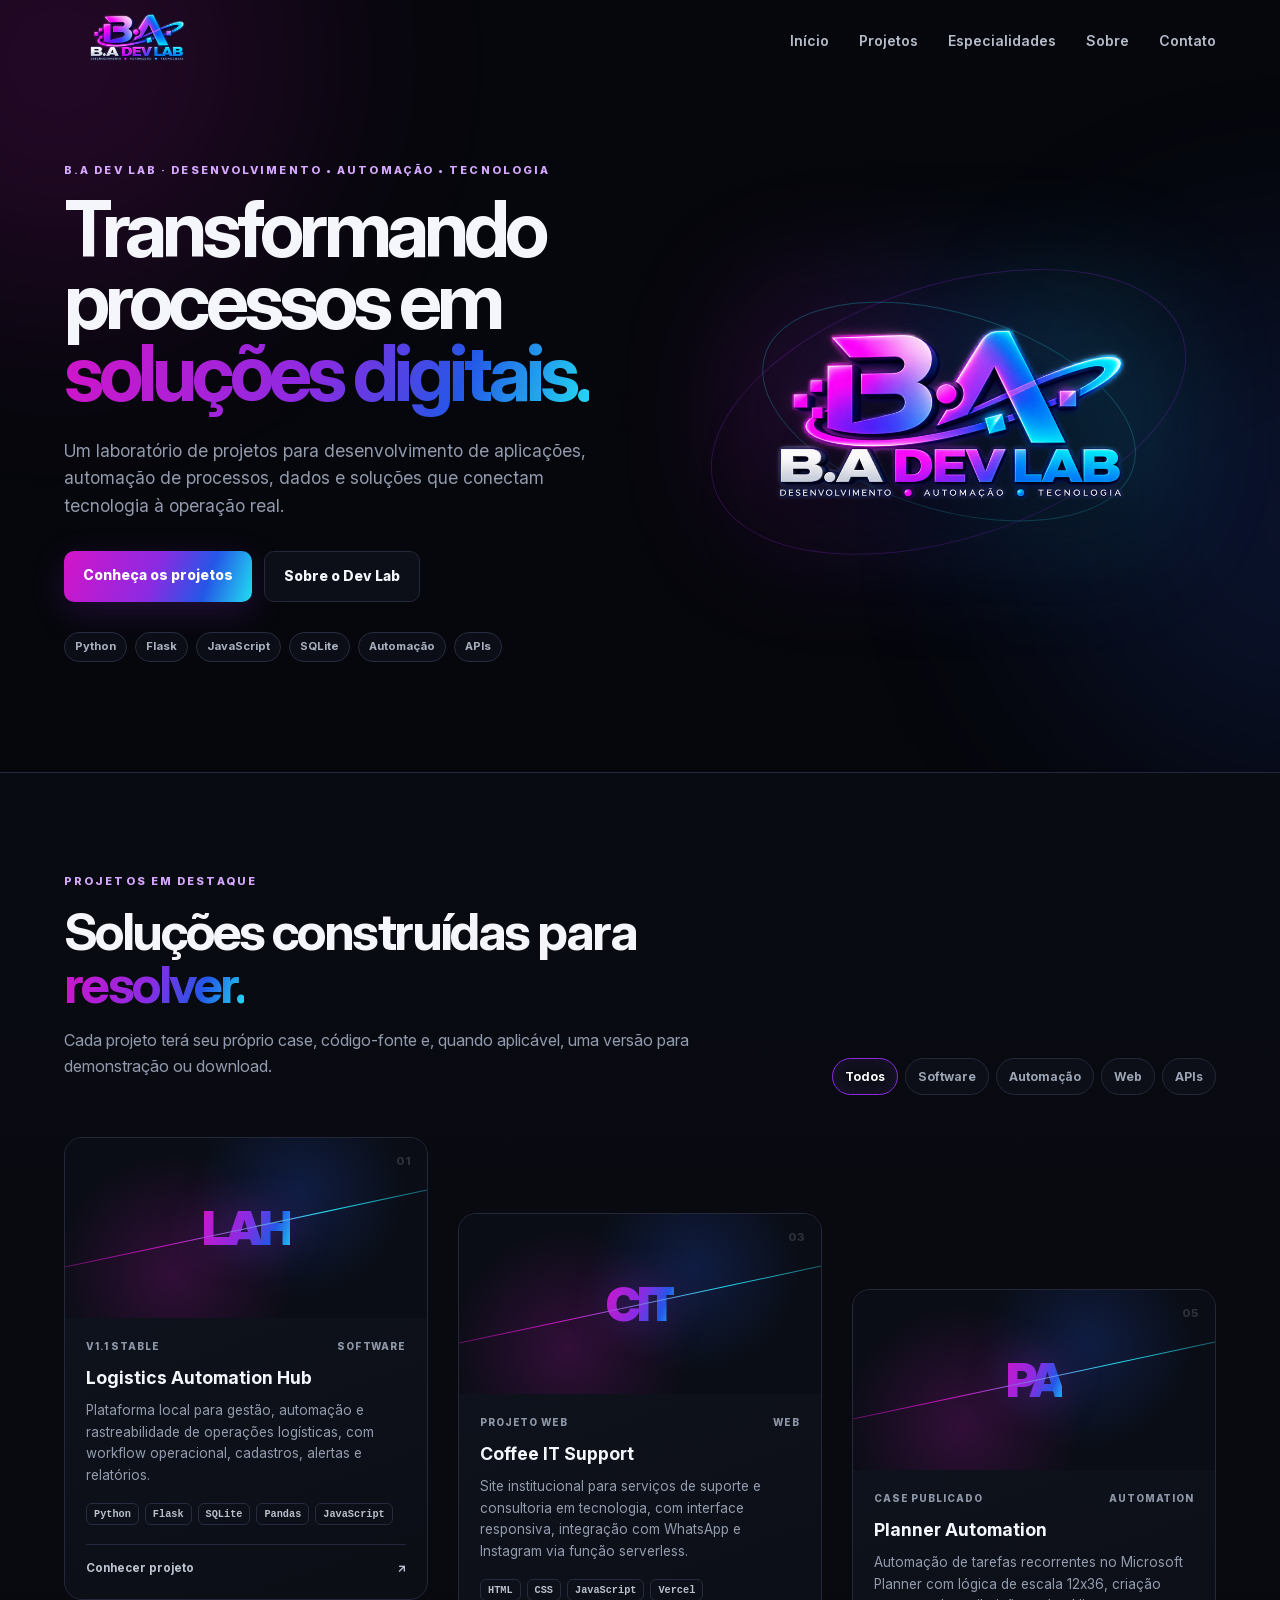
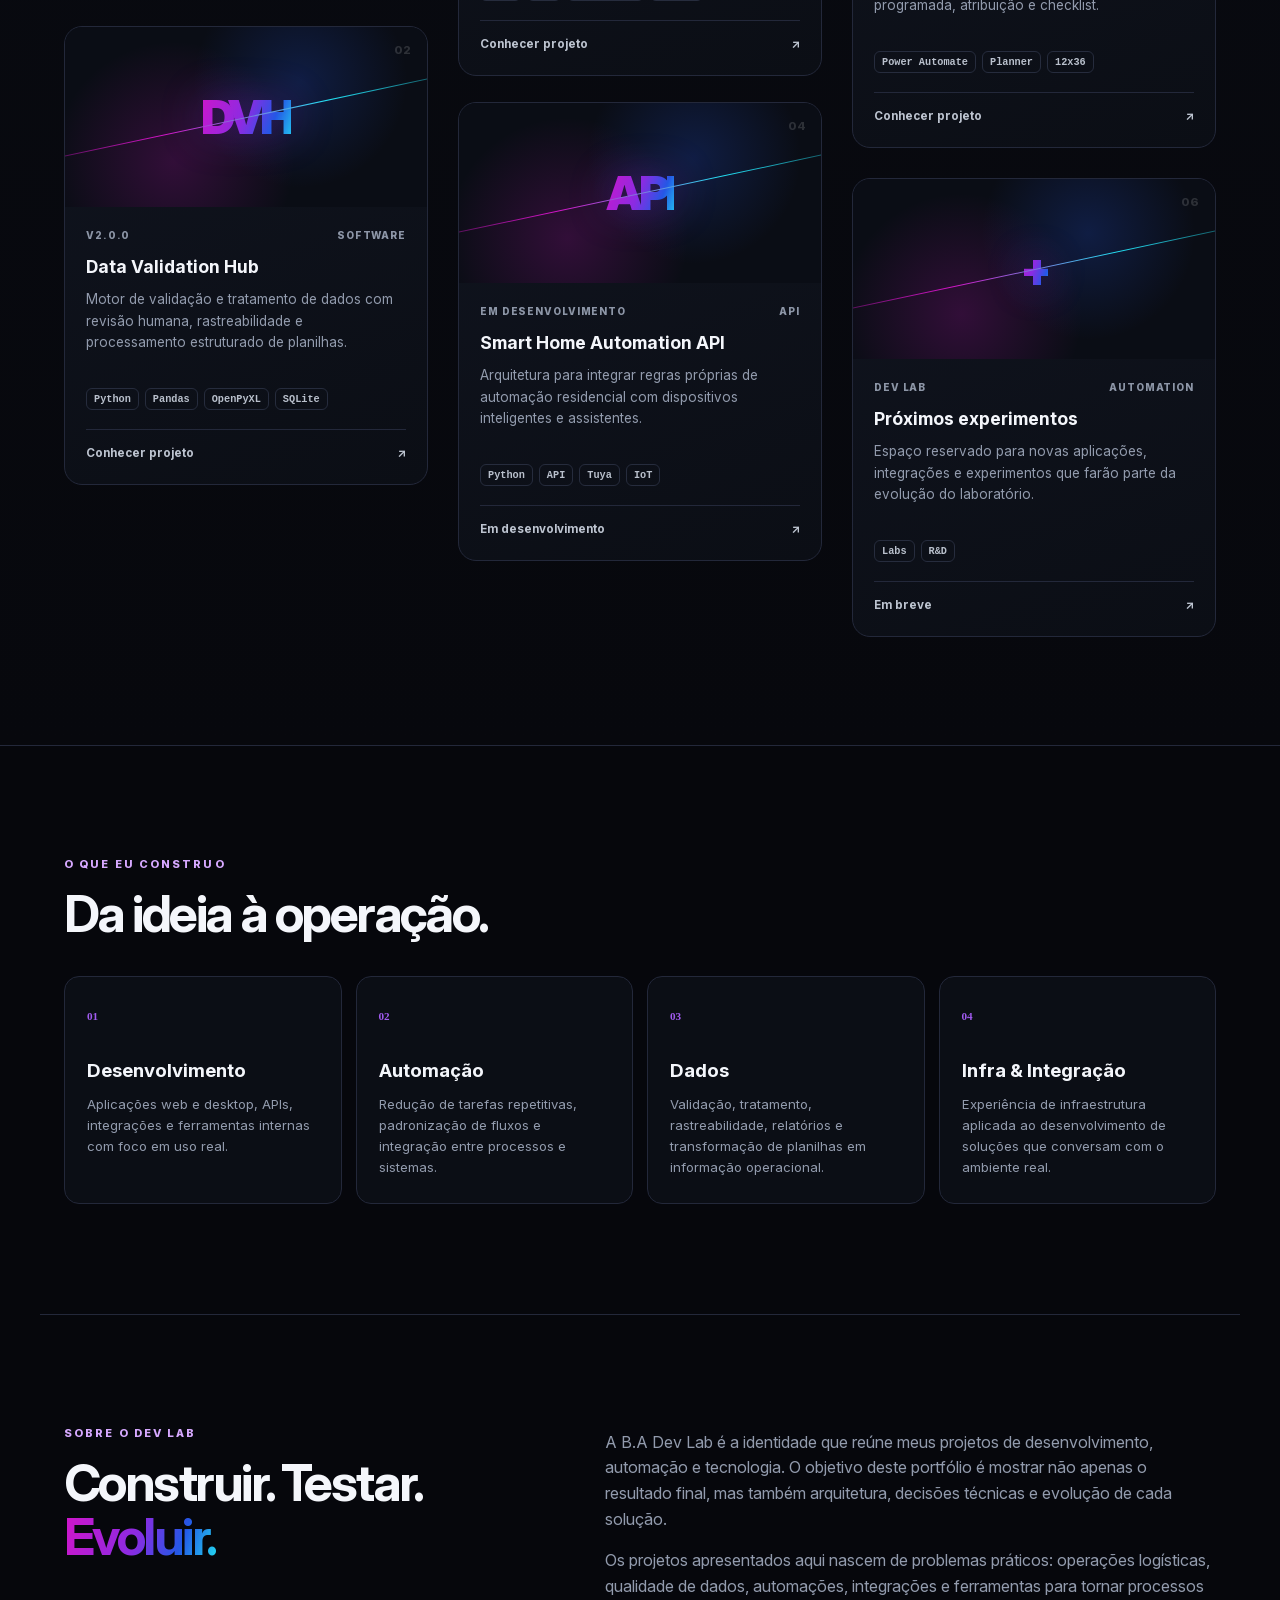
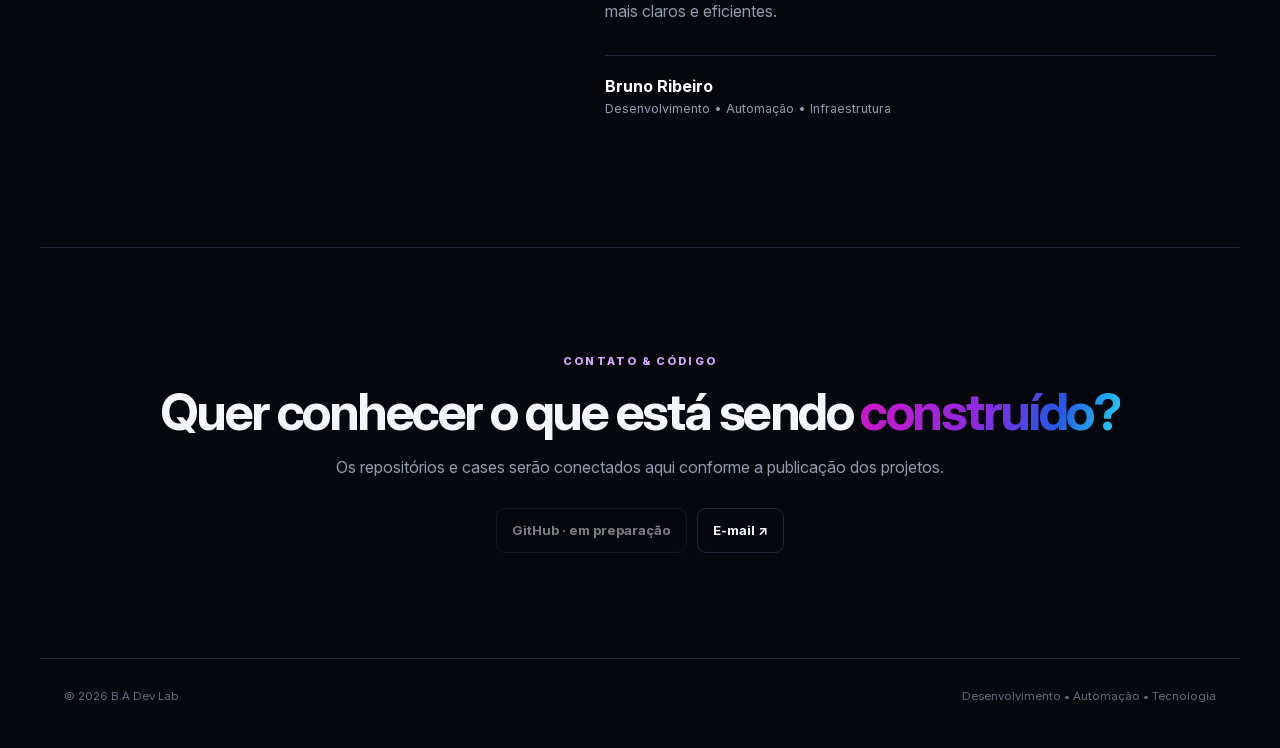
<file: index.html>
<!DOCTYPE html>
<html lang="pt-BR">
<head>
  <meta charset="UTF-8">
  <meta name="viewport" content="width=device-width, initial-scale=1.0">
  <meta name="description" content="B.A Dev Lab — desenvolvimento, automação e tecnologia. Projetos de software, dados, APIs e infraestrutura por Bruno Ribeiro.">
  <meta name="theme-color" content="#080811">
  <title>B.A Dev Lab | Desenvolvimento • Automação • Tecnologia</title>
  <link rel="stylesheet" href="css/style.css">
  <link rel="preload" href="assets/fonts/InterVariable.woff2" as="font" type="font/woff2" crossorigin>
  </head>
<body>
  <div class="ambient ambient-a"></div><div class="ambient ambient-b"></div>
  <header class="topbar">
    <a class="brand" href="#inicio" aria-label="B.A Dev Lab"><img src="assets/img/ba-dev-lab-logo.png" alt="B.A Dev Lab"></a>
    <button class="menu-btn" aria-label="Abrir menu" aria-expanded="false">☰</button>
    <nav class="nav" aria-label="Navegação principal">
      <a href="#inicio">Início</a><a href="#projetos">Projetos</a><a href="#especialidades">Especialidades</a><a href="#sobre">Sobre</a><a href="#contato">Contato</a>
    </nav>
  </header>

  <main>
    <section class="hero" id="inicio">
      <div class="hero-copy">
        <p class="eyebrow">B.A DEV LAB · DESENVOLVIMENTO • AUTOMAÇÃO • TECNOLOGIA</p>
        <h1>Transformando processos em <span>soluções digitais.</span></h1>
        <p class="lead">Um laboratório de projetos para desenvolvimento de aplicações, automação de processos, dados e soluções que conectam tecnologia à operação real.</p>
        <div class="hero-actions"><a class="btn primary" href="#projetos">Conheça os projetos</a><a class="btn secondary" href="#sobre">Sobre o Dev Lab</a></div>
        <div class="hero-stack"><span>Python</span><span>Flask</span><span>JavaScript</span><span>SQLite</span><span>Automação</span><span>APIs</span></div>
      </div>
      <div class="hero-brand"><div class="brand-glow"></div><img src="assets/img/ba-dev-lab-logo.png" alt="B.A Dev Lab — Desenvolvimento, Automação e Tecnologia"><div class="orbit orbit-one"></div><div class="orbit orbit-two"></div></div>
    </section>

    <section class="projects-section" id="projetos">
      <div class="section-heading">
        <div><p class="eyebrow">PROJETOS EM DESTAQUE</p><h2>Soluções construídas para <span>resolver.</span></h2><p class="section-copy">Cada projeto terá seu próprio case, código-fonte e, quando aplicável, uma versão para demonstração ou download.</p></div>
        <div class="filters" aria-label="Filtrar projetos"><button class="filter active" data-filter="all">Todos</button><button class="filter" data-filter="software">Software</button><button class="filter" data-filter="automation">Automação</button><button class="filter" data-filter="web">Web</button><button class="filter" data-filter="api">APIs</button></div>
      </div>
      <div class="project-grid" id="projectGrid"></div>
    </section>

    <section class="capabilities" id="especialidades">
      <div class="section-heading compact"><div><p class="eyebrow">O QUE EU CONSTRUO</p><h2>Da ideia à operação.</h2></div></div>
      <div class="capability-grid">
        <article><span>01</span><h3>Desenvolvimento</h3><p>Aplicações web e desktop, APIs, integrações e ferramentas internas com foco em uso real.</p></article>
        <article><span>02</span><h3>Automação</h3><p>Redução de tarefas repetitivas, padronização de fluxos e integração entre processos e sistemas.</p></article>
        <article><span>03</span><h3>Dados</h3><p>Validação, tratamento, rastreabilidade, relatórios e transformação de planilhas em informação operacional.</p></article>
        <article><span>04</span><h3>Infra & Integração</h3><p>Experiência de infraestrutura aplicada ao desenvolvimento de soluções que conversam com o ambiente real.</p></article>
      </div>
    </section>

    <section class="about" id="sobre">
      <div class="about-title"><p class="eyebrow">SOBRE O DEV LAB</p><h2>Construir. Testar.<br><span>Evoluir.</span></h2></div>
      <div class="about-copy"><p>A B.A Dev Lab é a identidade que reúne meus projetos de desenvolvimento, automação e tecnologia. O objetivo deste portfólio é mostrar não apenas o resultado final, mas também arquitetura, decisões técnicas e evolução de cada solução.</p><p>Os projetos apresentados aqui nascem de problemas práticos: operações logísticas, qualidade de dados, automações, integrações e ferramentas para tornar processos mais claros e eficientes.</p><div class="about-note"><strong>Bruno Ribeiro</strong><span>Desenvolvimento • Automação • Infraestrutura</span></div></div>
    </section>

    <section class="contact" id="contato">
      <p class="eyebrow">CONTATO & CÓDIGO</p><h2>Quer conhecer o que está sendo <span>construído?</span></h2><p>Os repositórios e cases serão conectados aqui conforme a publicação dos projetos.</p>
      <div class="contact-links"><a class="disabled" href="#" aria-disabled="true">GitHub · em preparação</a><a href="mailto:bruh.chess@gmail.com">E-mail ↗</a></div>
    </section>
  </main>
  <footer><span>© <span id="year"></span> B.A Dev Lab</span><span>Desenvolvimento • Automação • Tecnologia</span></footer>
  <script src="js/script.js"></script>
</body>
</html>
</file>
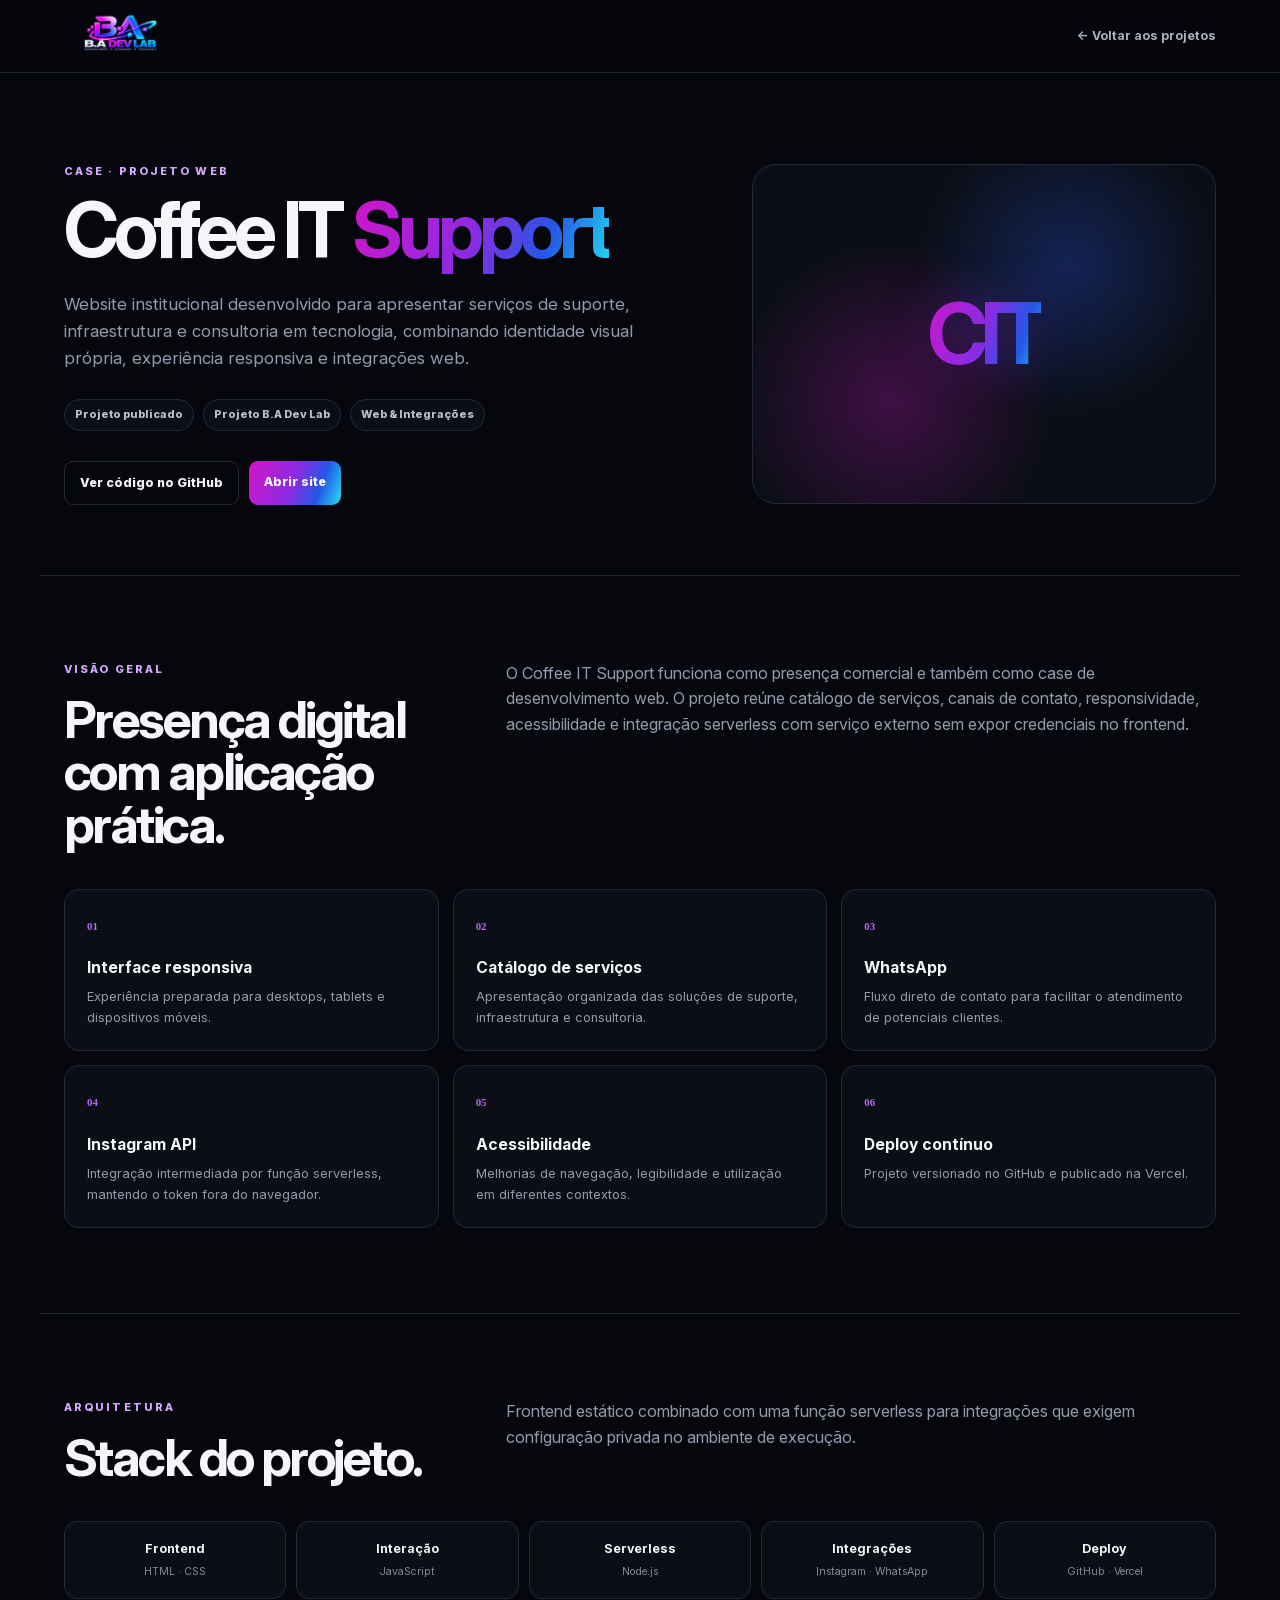
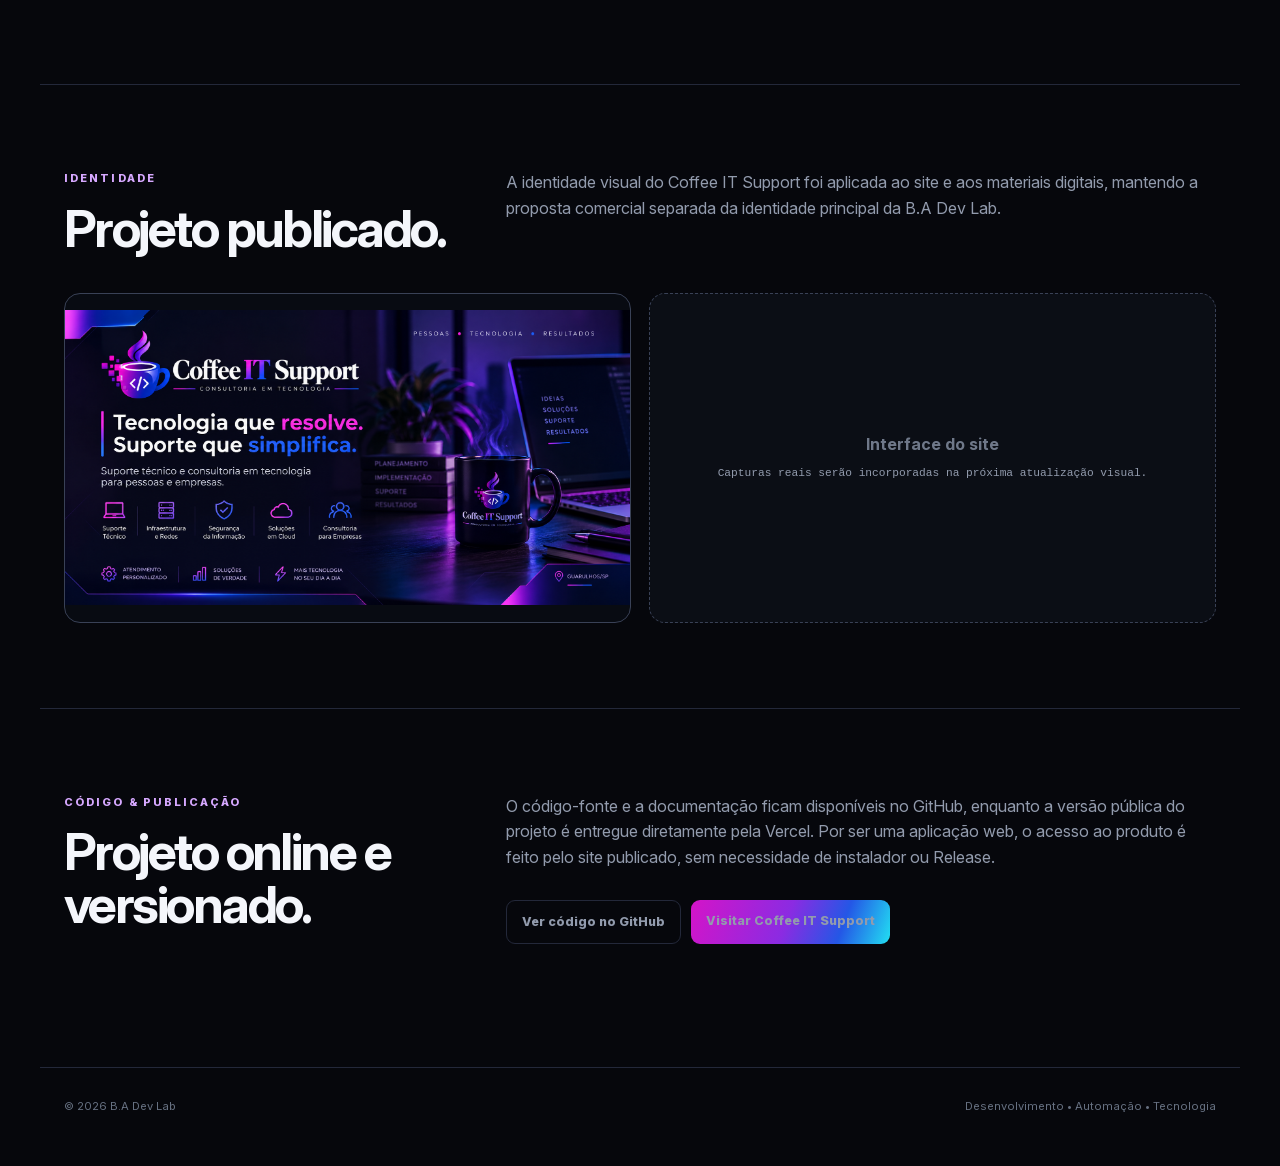
<file: projects/coffee-it-support.html>
<!DOCTYPE html><html lang="pt-BR"><head><meta charset="UTF-8"><meta name="viewport" content="width=device-width,initial-scale=1"><meta name="theme-color" content="#06070c"><title>Coffee IT Support | B.A Dev Lab</title><link rel="stylesheet" href="../css/style.css">  <link rel="preload" href="../assets/fonts/InterVariable.woff2" as="font" type="font/woff2" crossorigin>
  </head>
<body class="case-body"><header class="case-topbar"><div class="case-topbar-inner"><a href="../index.html"><img src="../assets/img/ba-dev-lab-logo.png" alt="B.A Dev Lab"></a><a class="back-link" href="../index.html#projetos">← Voltar aos projetos</a></div></header>
<main><section class="case-hero"><div><p class="eyebrow">CASE · PROJETO WEB</p><h1>Coffee IT <span>Support</span></h1><p class="case-lead">Website institucional desenvolvido para apresentar serviços de suporte, infraestrutura e consultoria em tecnologia, combinando identidade visual própria, experiência responsiva e integrações web.</p><div class="case-meta"><span>Projeto publicado</span><span>Projeto B.A Dev Lab</span><span>Web & Integrações</span></div><div class="case-actions"><a href="https://github.com/bruhches/coffee-it-support" target="_blank" rel="noopener noreferrer">Ver código no GitHub</a><a class="primary-action" href="https://coffee-it-support.vercel.app/" target="_blank" rel="noopener noreferrer">Abrir site</a></div></div><div class="case-mark"><strong>CIT</strong></div></section>
<section class="case-section"><div class="case-section-head"><div><p class="eyebrow">VISÃO GERAL</p><h2>Presença digital com aplicação prática.</h2></div><div><p>O Coffee IT Support funciona como presença comercial e também como case de desenvolvimento web. O projeto reúne catálogo de serviços, canais de contato, responsividade, acessibilidade e integração serverless com serviço externo sem expor credenciais no frontend.</p></div></div><div class="feature-grid"><article><span>01</span><h3>Interface responsiva</h3><p>Experiência preparada para desktops, tablets e dispositivos móveis.</p></article><article><span>02</span><h3>Catálogo de serviços</h3><p>Apresentação organizada das soluções de suporte, infraestrutura e consultoria.</p></article><article><span>03</span><h3>WhatsApp</h3><p>Fluxo direto de contato para facilitar o atendimento de potenciais clientes.</p></article><article><span>04</span><h3>Instagram API</h3><p>Integração intermediada por função serverless, mantendo o token fora do navegador.</p></article><article><span>05</span><h3>Acessibilidade</h3><p>Melhorias de navegação, legibilidade e utilização em diferentes contextos.</p></article><article><span>06</span><h3>Deploy contínuo</h3><p>Projeto versionado no GitHub e publicado na Vercel.</p></article></div></section>
<section class="case-section"><div class="case-section-head"><div><p class="eyebrow">ARQUITETURA</p><h2>Stack do projeto.</h2></div><div><p>Frontend estático combinado com uma função serverless para integrações que exigem configuração privada no ambiente de execução.</p></div></div><div class="architecture"><div><strong>Frontend</strong><span>HTML · CSS</span></div><div><strong>Interação</strong><span>JavaScript</span></div><div><strong>Serverless</strong><span>Node.js</span></div><div><strong>Integrações</strong><span>Instagram · WhatsApp</span></div><div><strong>Deploy</strong><span>GitHub · Vercel</span></div></div></section>
<section class="case-section"><div class="case-section-head"><div><p class="eyebrow">IDENTIDADE</p><h2>Projeto publicado.</h2></div><div><p>A identidade visual do Coffee IT Support foi aplicada ao site e aos materiais digitais, mantendo a proposta comercial separada da identidade principal da B.A Dev Lab.</p></div></div><div class="shot-grid"><div class="shot has-image"><img src="../assets/projects/coffee/01-identidade.png" alt="Identidade visual do Coffee IT Support" loading="lazy"></div><div class="shot"><div><strong>Interface do site</strong><br><code>Capturas reais serão incorporadas na próxima atualização visual.</code></div></div></div></section>
<section class="case-section"><div class="case-section-head"><div><p class="eyebrow">CÓDIGO & PUBLICAÇÃO</p><h2>Projeto online e versionado.</h2></div><div><p>O código-fonte e a documentação ficam disponíveis no GitHub, enquanto a versão pública do projeto é entregue diretamente pela Vercel. Por ser uma aplicação web, o acesso ao produto é feito pelo site publicado, sem necessidade de instalador ou Release.</p><div class="case-actions"><a href="https://github.com/bruhches/coffee-it-support" target="_blank" rel="noopener noreferrer">Ver código no GitHub</a><a class="primary-action" href="https://coffee-it-support.vercel.app/" target="_blank" rel="noopener noreferrer">Visitar Coffee IT Support</a></div></div></div></section></main>
<footer class="case-footer"><span>© 2026 B.A Dev Lab</span><span>Desenvolvimento • Automação • Tecnologia</span></footer></body></html>
</file>
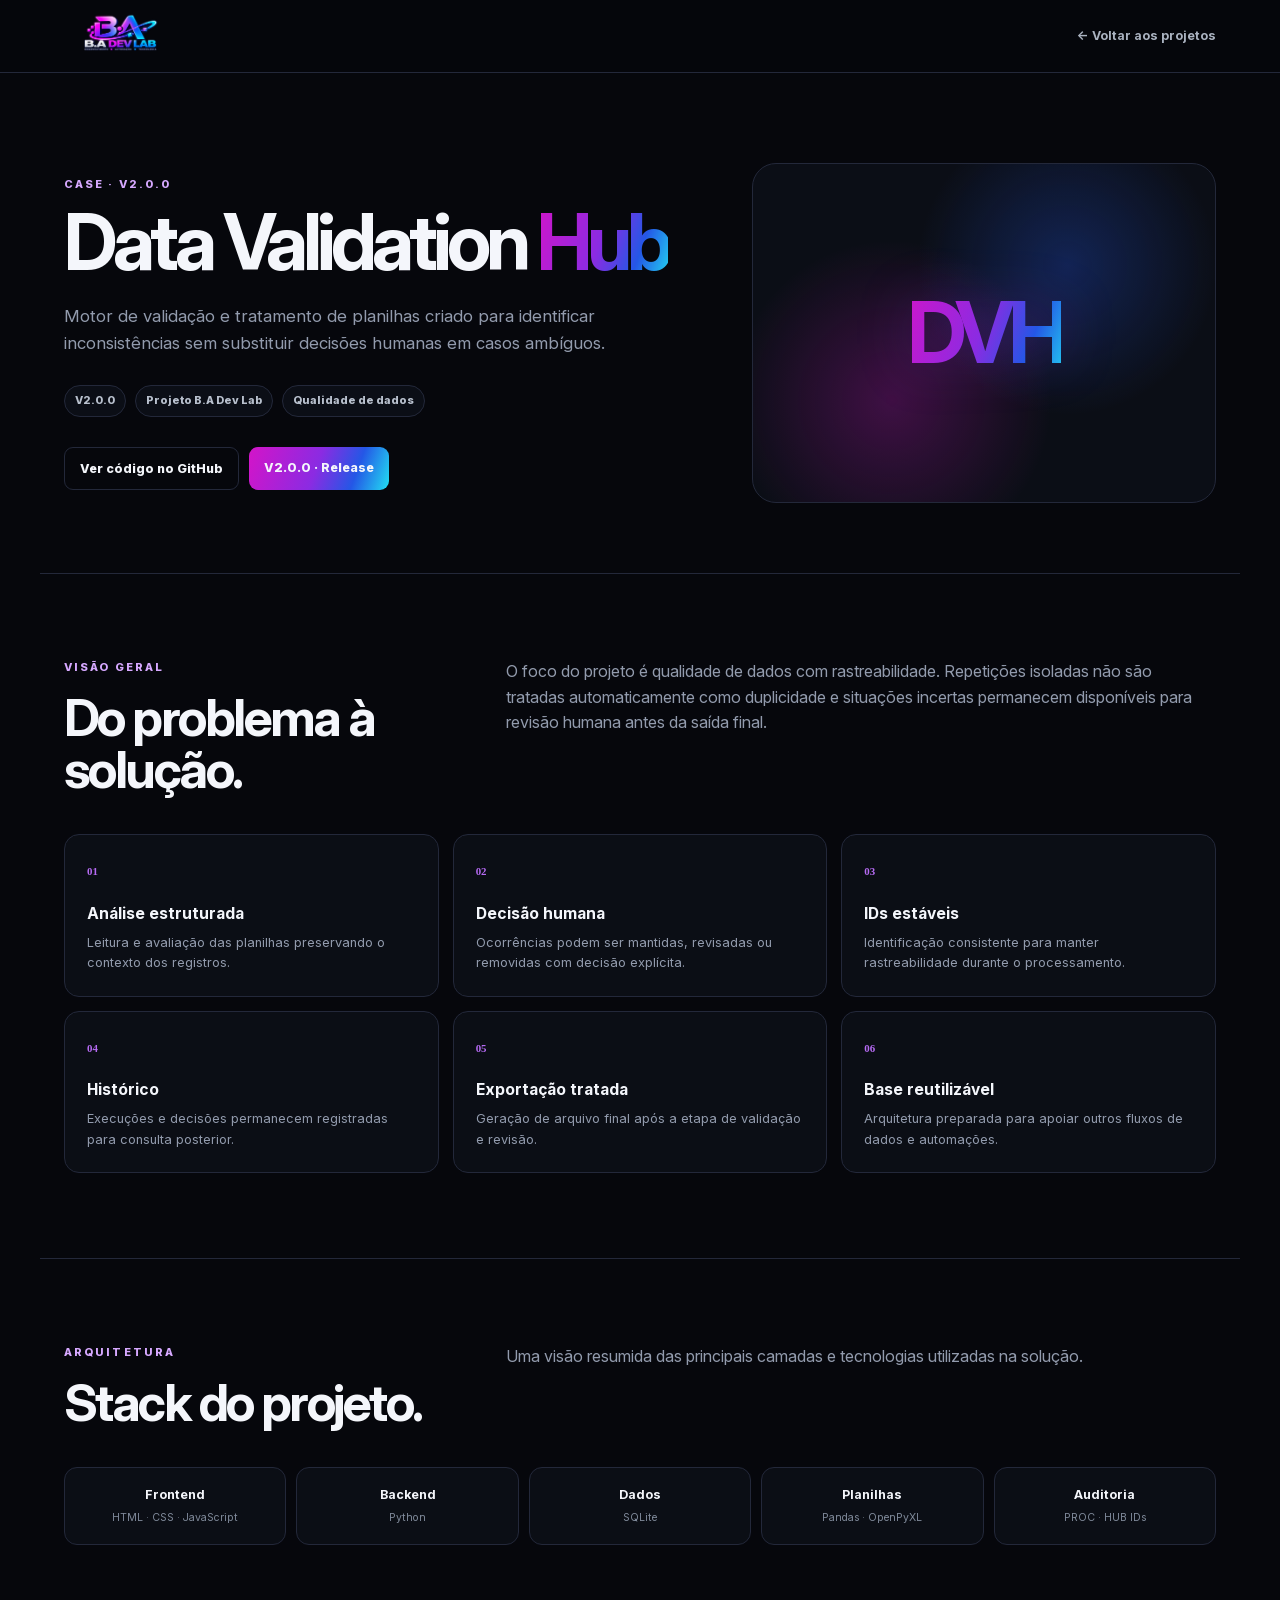
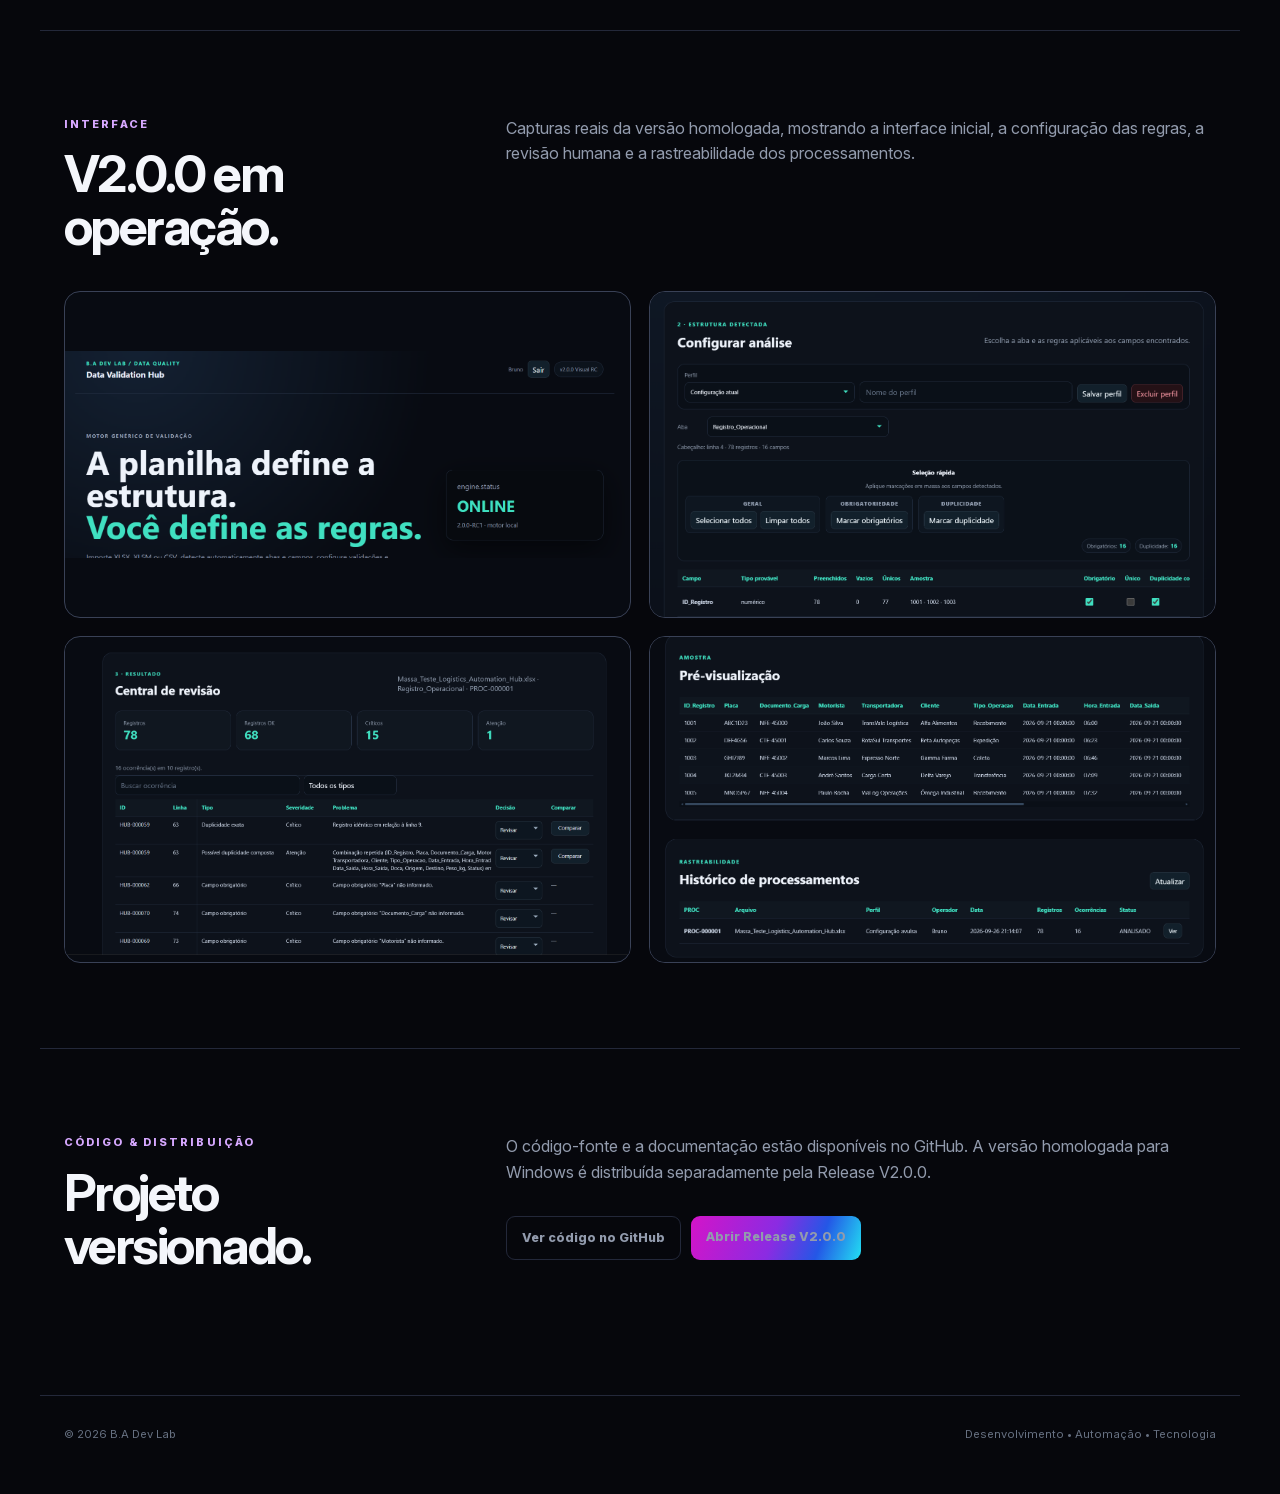
<file: projects/data-validation-hub.html>
<!DOCTYPE html><html lang="pt-BR"><head><meta charset="UTF-8"><meta name="viewport" content="width=device-width,initial-scale=1"><meta name="theme-color" content="#06070c"><title>Data Validation Hub | B.A Dev Lab</title><link rel="stylesheet" href="../css/style.css">  <link rel="preload" href="../assets/fonts/InterVariable.woff2" as="font" type="font/woff2" crossorigin>
  </head>
<body class="case-body"><header class="case-topbar"><div class="case-topbar-inner"><a href="../index.html"><img src="../assets/img/ba-dev-lab-logo.png" alt="B.A Dev Lab"></a><a class="back-link" href="../index.html#projetos">← Voltar aos projetos</a></div></header>
<main><section class="case-hero"><div><p class="eyebrow">CASE · V2.0.0</p><h1>Data Validation <span>Hub</span></h1><p class="case-lead">Motor de validação e tratamento de planilhas criado para identificar inconsistências sem substituir decisões humanas em casos ambíguos.</p><div class="case-meta"><span>V2.0.0</span><span>Projeto B.A Dev Lab</span><span>Qualidade de dados</span></div><div class="case-actions"><a href="https://github.com/bruhches/data-validation-hub" target="_blank" rel="noopener noreferrer">Ver código no GitHub</a><a class="primary-action" href="https://github.com/bruhches/data-validation-hub/releases/tag/v2.0.0" target="_blank" rel="noopener noreferrer">V2.0.0 · Release</a></div></div><div class="case-mark"><strong>DVH</strong></div></section>
<section class="case-section"><div class="case-section-head"><div><p class="eyebrow">VISÃO GERAL</p><h2>Do problema à solução.</h2></div><div><p>O foco do projeto é qualidade de dados com rastreabilidade. Repetições isoladas não são tratadas automaticamente como duplicidade e situações incertas permanecem disponíveis para revisão humana antes da saída final.</p></div></div><div class="feature-grid"><article><span>01</span><h3>Análise estruturada</h3><p>Leitura e avaliação das planilhas preservando o contexto dos registros.</p></article><article><span>02</span><h3>Decisão humana</h3><p>Ocorrências podem ser mantidas, revisadas ou removidas com decisão explícita.</p></article><article><span>03</span><h3>IDs estáveis</h3><p>Identificação consistente para manter rastreabilidade durante o processamento.</p></article><article><span>04</span><h3>Histórico</h3><p>Execuções e decisões permanecem registradas para consulta posterior.</p></article><article><span>05</span><h3>Exportação tratada</h3><p>Geração de arquivo final após a etapa de validação e revisão.</p></article><article><span>06</span><h3>Base reutilizável</h3><p>Arquitetura preparada para apoiar outros fluxos de dados e automações.</p></article></div></section>
<section class="case-section"><div class="case-section-head"><div><p class="eyebrow">ARQUITETURA</p><h2>Stack do projeto.</h2></div><div><p>Uma visão resumida das principais camadas e tecnologias utilizadas na solução.</p></div></div><div class="architecture"><div><strong>Frontend</strong><span>HTML · CSS · JavaScript</span></div><div><strong>Backend</strong><span>Python</span></div><div><strong>Dados</strong><span>SQLite</span></div><div><strong>Planilhas</strong><span>Pandas · OpenPyXL</span></div><div><strong>Auditoria</strong><span>PROC · HUB IDs</span></div></div></section>
<section class="case-section"><div class="case-section-head"><div><p class="eyebrow">INTERFACE</p><h2>V2.0.0 em operação.</h2></div><div><p>Capturas reais da versão homologada, mostrando a interface inicial, a configuração das regras, a revisão humana e a rastreabilidade dos processamentos.</p></div></div><div class="shot-grid"><div class="shot has-image"><img src="../assets/projects/data-validation/01-inicio.png" alt="Tela inicial do Data Validation Hub V2.0.0" loading="lazy"></div><div class="shot has-image"><img src="../assets/projects/data-validation/02-validacao.png" alt="Configuração de análise do Data Validation Hub V2.0.0" loading="lazy"></div><div class="shot has-image"><img src="../assets/projects/data-validation/03-revisao.png" alt="Central de revisão do Data Validation Hub V2.0.0" loading="lazy"></div><div class="shot has-image"><img src="../assets/projects/data-validation/04-historico.png" alt="Pré-visualização e histórico do Data Validation Hub V2.0.0" loading="lazy"></div></div></section>
<section class="case-section"><div class="case-section-head"><div><p class="eyebrow">CÓDIGO & DISTRIBUIÇÃO</p><h2>Projeto versionado.</h2></div><div><p>O código-fonte e a documentação estão disponíveis no GitHub. A versão homologada para Windows é distribuída separadamente pela Release V2.0.0.</p><div class="case-actions"><a href="https://github.com/bruhches/data-validation-hub" target="_blank" rel="noopener noreferrer">Ver código no GitHub</a><a class="primary-action" href="https://github.com/bruhches/data-validation-hub/releases/tag/v2.0.0" target="_blank" rel="noopener noreferrer">Abrir Release V2.0.0</a></div></div></div></section></main>
<footer class="case-footer"><span>© 2026 B.A Dev Lab</span><span>Desenvolvimento • Automação • Tecnologia</span></footer></body></html>
</file>
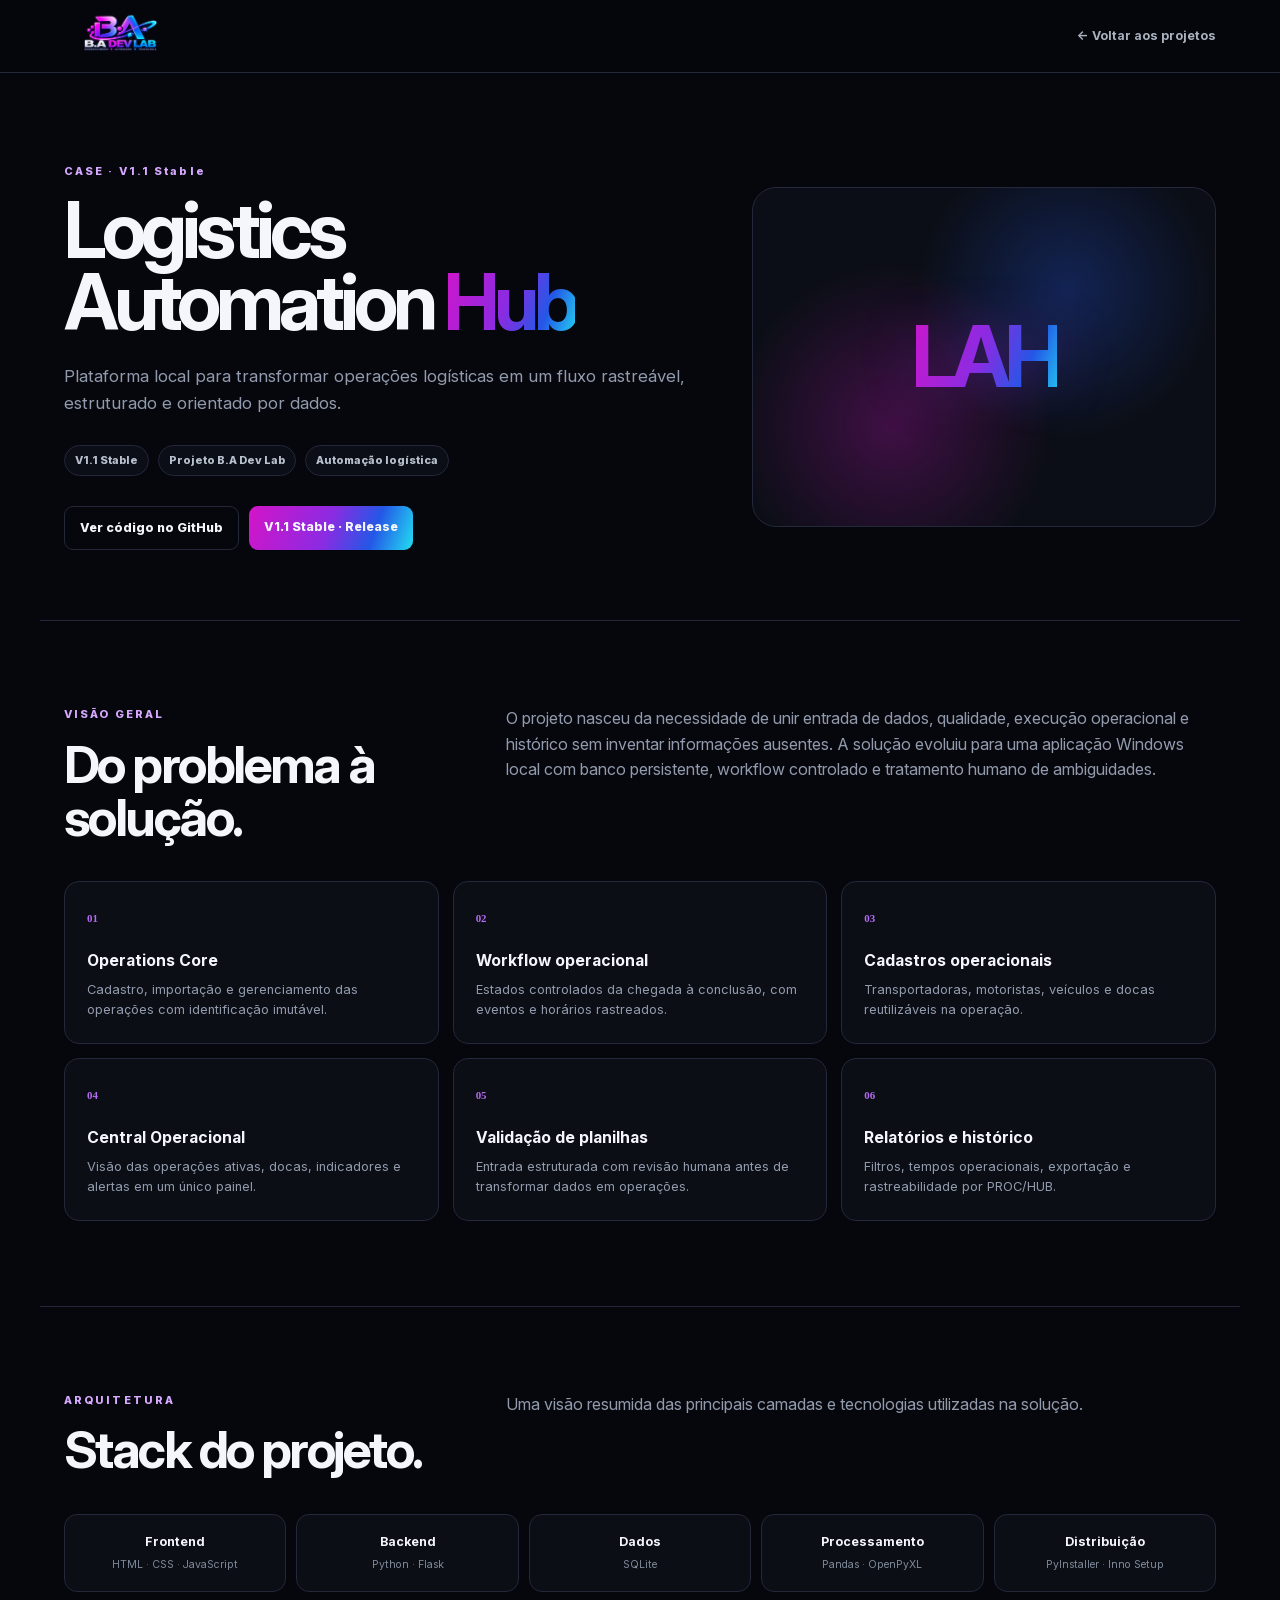
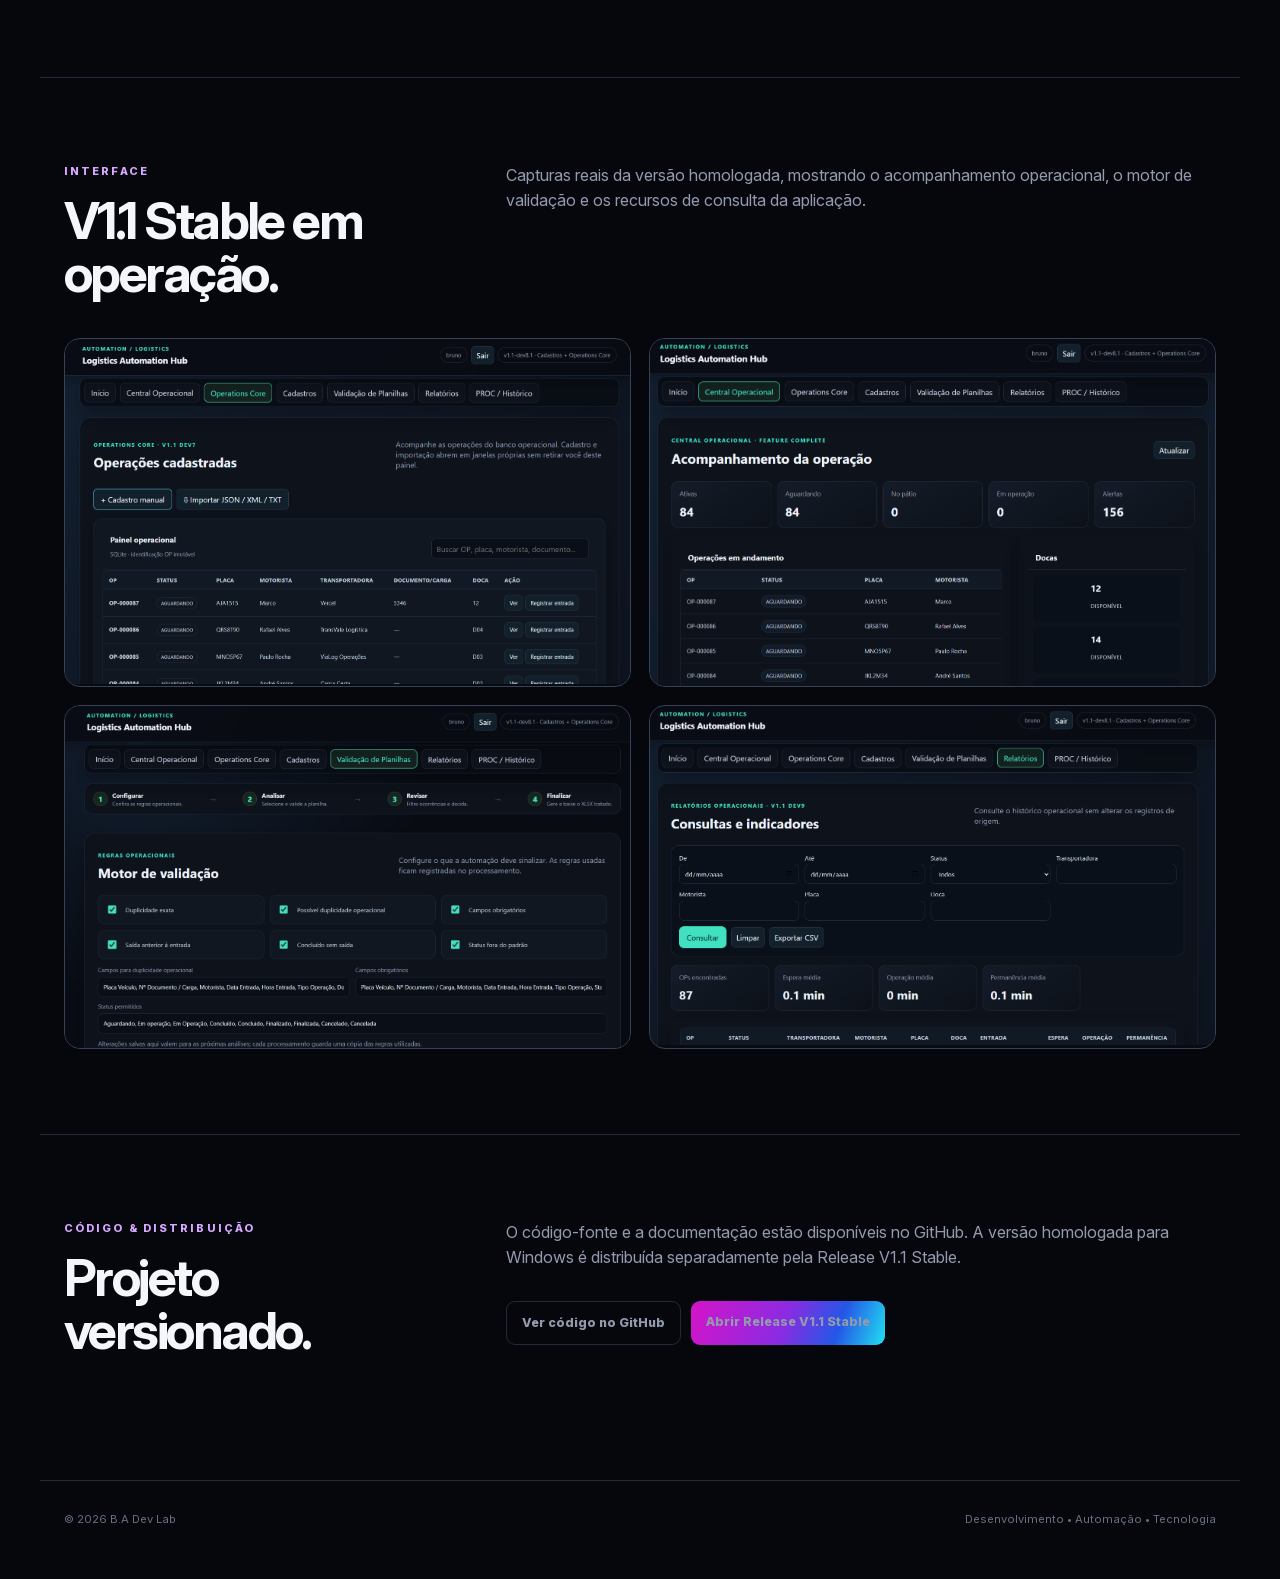
<file: projects/logistics-automation-hub.html>
<!DOCTYPE html><html lang="pt-BR"><head><meta charset="UTF-8"><meta name="viewport" content="width=device-width,initial-scale=1"><meta name="theme-color" content="#06070c"><title>Logistics Automation Hub | B.A Dev Lab</title><link rel="stylesheet" href="../css/style.css">  <link rel="preload" href="../assets/fonts/InterVariable.woff2" as="font" type="font/woff2" crossorigin>
  </head>
<body class="case-body"><header class="case-topbar"><div class="case-topbar-inner"><a href="../index.html"><img src="../assets/img/ba-dev-lab-logo.png" alt="B.A Dev Lab"></a><a class="back-link" href="../index.html#projetos">← Voltar aos projetos</a></div></header>
<main><section class="case-hero"><div><p class="eyebrow">CASE · V1.1 Stable</p><h1>Logistics Automation <span>Hub</span></h1><p class="case-lead">Plataforma local para transformar operações logísticas em um fluxo rastreável, estruturado e orientado por dados.</p><div class="case-meta"><span>V1.1 Stable</span><span>Projeto B.A Dev Lab</span><span>Automação logística</span></div><div class="case-actions"><a href="https://github.com/bruhches/logistic-automation-hub" target="_blank" rel="noopener noreferrer">Ver código no GitHub</a><a class="primary-action" href="https://github.com/bruhches/logistic-automation-hub/releases/tag/v1.1.0" target="_blank" rel="noopener noreferrer">V1.1 Stable · Release</a></div></div><div class="case-mark"><strong>LAH</strong></div></section>
<section class="case-section"><div class="case-section-head"><div><p class="eyebrow">VISÃO GERAL</p><h2>Do problema à solução.</h2></div><div><p>O projeto nasceu da necessidade de unir entrada de dados, qualidade, execução operacional e histórico sem inventar informações ausentes. A solução evoluiu para uma aplicação Windows local com banco persistente, workflow controlado e tratamento humano de ambiguidades.</p></div></div><div class="feature-grid"><article><span>01</span><h3>Operations Core</h3><p>Cadastro, importação e gerenciamento das operações com identificação imutável.</p></article><article><span>02</span><h3>Workflow operacional</h3><p>Estados controlados da chegada à conclusão, com eventos e horários rastreados.</p></article><article><span>03</span><h3>Cadastros operacionais</h3><p>Transportadoras, motoristas, veículos e docas reutilizáveis na operação.</p></article><article><span>04</span><h3>Central Operacional</h3><p>Visão das operações ativas, docas, indicadores e alertas em um único painel.</p></article><article><span>05</span><h3>Validação de planilhas</h3><p>Entrada estruturada com revisão humana antes de transformar dados em operações.</p></article><article><span>06</span><h3>Relatórios e histórico</h3><p>Filtros, tempos operacionais, exportação e rastreabilidade por PROC/HUB.</p></article></div></section>
<section class="case-section"><div class="case-section-head"><div><p class="eyebrow">ARQUITETURA</p><h2>Stack do projeto.</h2></div><div><p>Uma visão resumida das principais camadas e tecnologias utilizadas na solução.</p></div></div><div class="architecture"><div><strong>Frontend</strong><span>HTML · CSS · JavaScript</span></div><div><strong>Backend</strong><span>Python · Flask</span></div><div><strong>Dados</strong><span>SQLite</span></div><div><strong>Processamento</strong><span>Pandas · OpenPyXL</span></div><div><strong>Distribuição</strong><span>PyInstaller · Inno Setup</span></div></div></section>
<section class="case-section"><div class="case-section-head"><div><p class="eyebrow">INTERFACE</p><h2>V1.1 Stable em operação.</h2></div><div><p>Capturas reais da versão homologada, mostrando o acompanhamento operacional, o motor de validação e os recursos de consulta da aplicação.</p></div></div><div class="shot-grid"><div class="shot has-image"><img src="../assets/projects/logistics/01-operations-core.png" alt="Operations Core do Logistics Automation Hub V1.1 Stable" loading="lazy"></div><div class="shot has-image"><img src="../assets/projects/logistics/02-central-operacional.png" alt="Central Operacional do Logistics Automation Hub V1.1 Stable" loading="lazy"></div><div class="shot has-image"><img src="../assets/projects/logistics/03-validacao.png" alt="Motor de validação de planilhas do Logistics Automation Hub V1.1 Stable" loading="lazy"></div><div class="shot has-image"><img src="../assets/projects/logistics/04-relatorios.png" alt="Relatórios e indicadores do Logistics Automation Hub V1.1 Stable" loading="lazy"></div></div></section>
<section class="case-section"><div class="case-section-head"><div><p class="eyebrow">CÓDIGO & DISTRIBUIÇÃO</p><h2>Projeto versionado.</h2></div><div><p>O código-fonte e a documentação estão disponíveis no GitHub. A versão homologada para Windows é distribuída separadamente pela Release V1.1 Stable.</p><div class="case-actions"><a href="https://github.com/bruhches/logistic-automation-hub" target="_blank" rel="noopener noreferrer">Ver código no GitHub</a><a class="primary-action" href="https://github.com/bruhches/logistic-automation-hub/releases/tag/v1.1.0" target="_blank" rel="noopener noreferrer">Abrir Release V1.1 Stable</a></div></div></div></section></main>
<footer class="case-footer"><span>© 2026 B.A Dev Lab</span><span>Desenvolvimento • Automação • Tecnologia</span></footer></body></html>
</file>
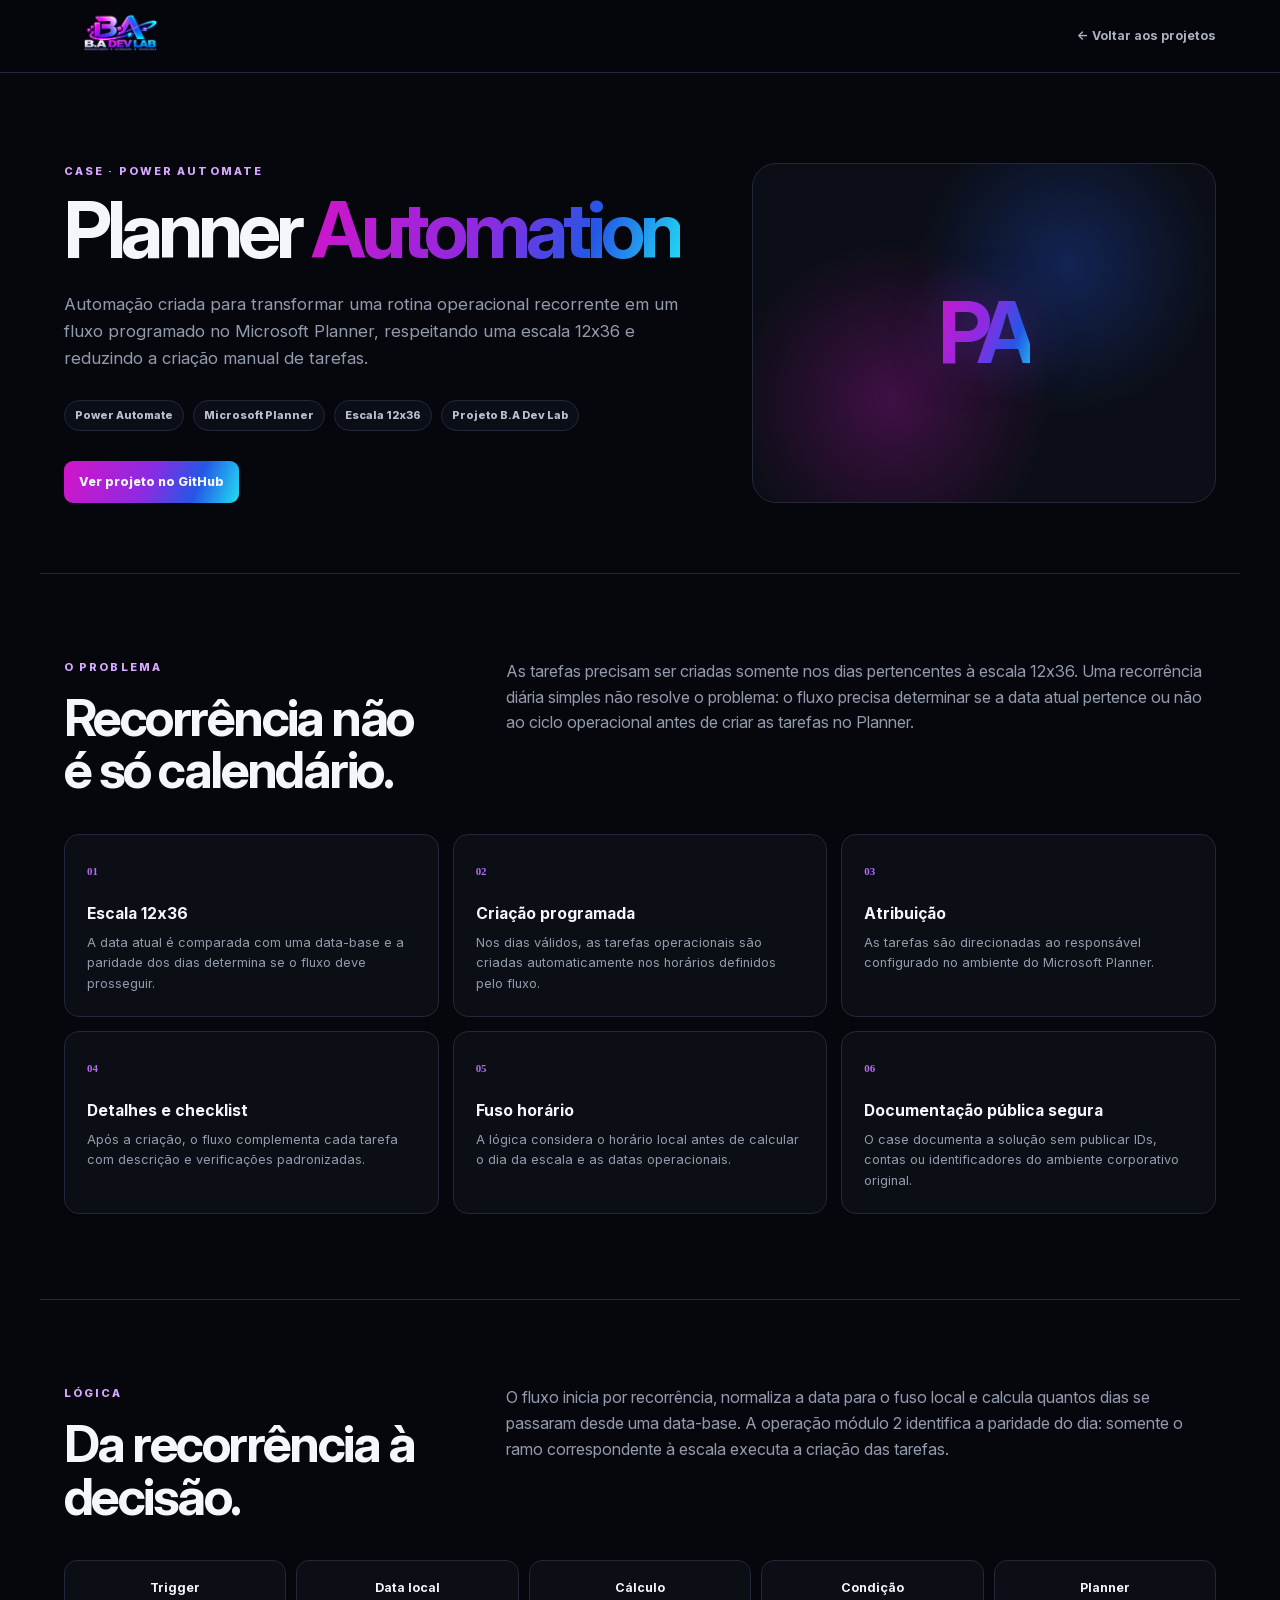
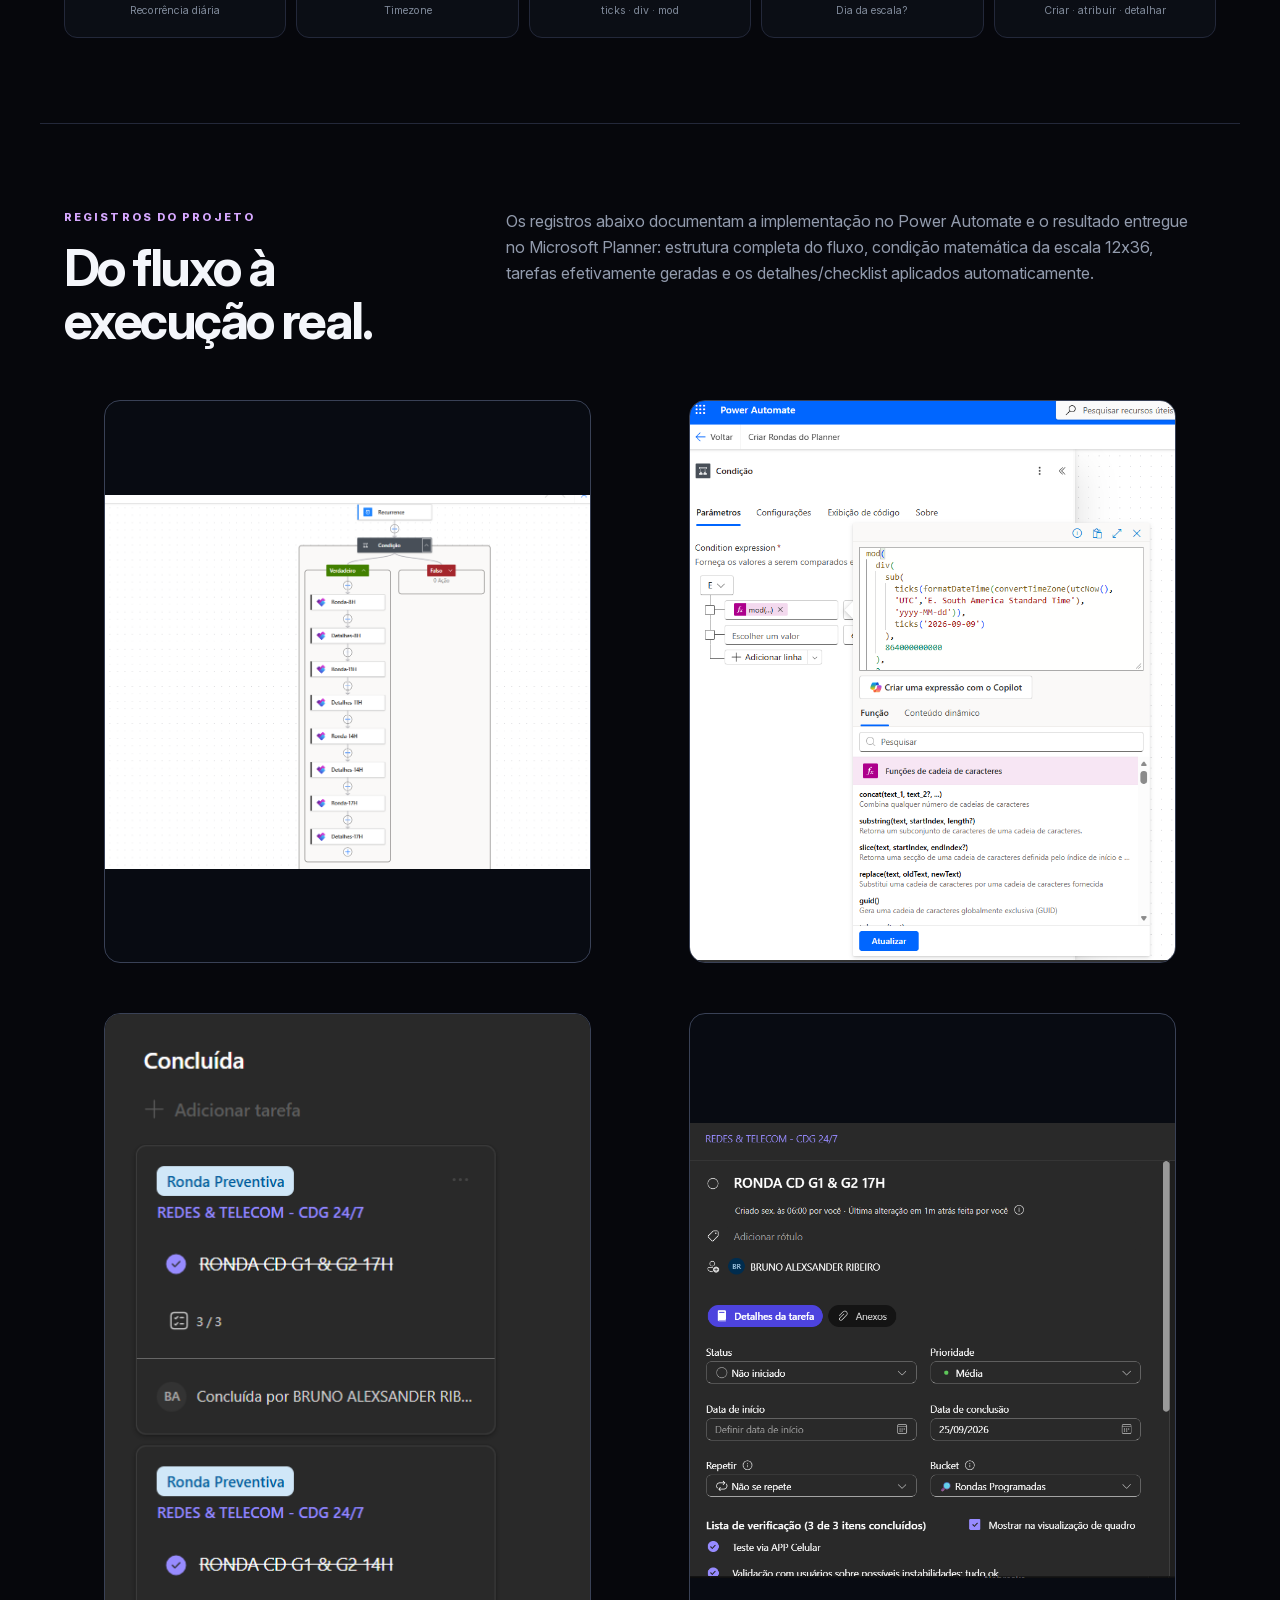
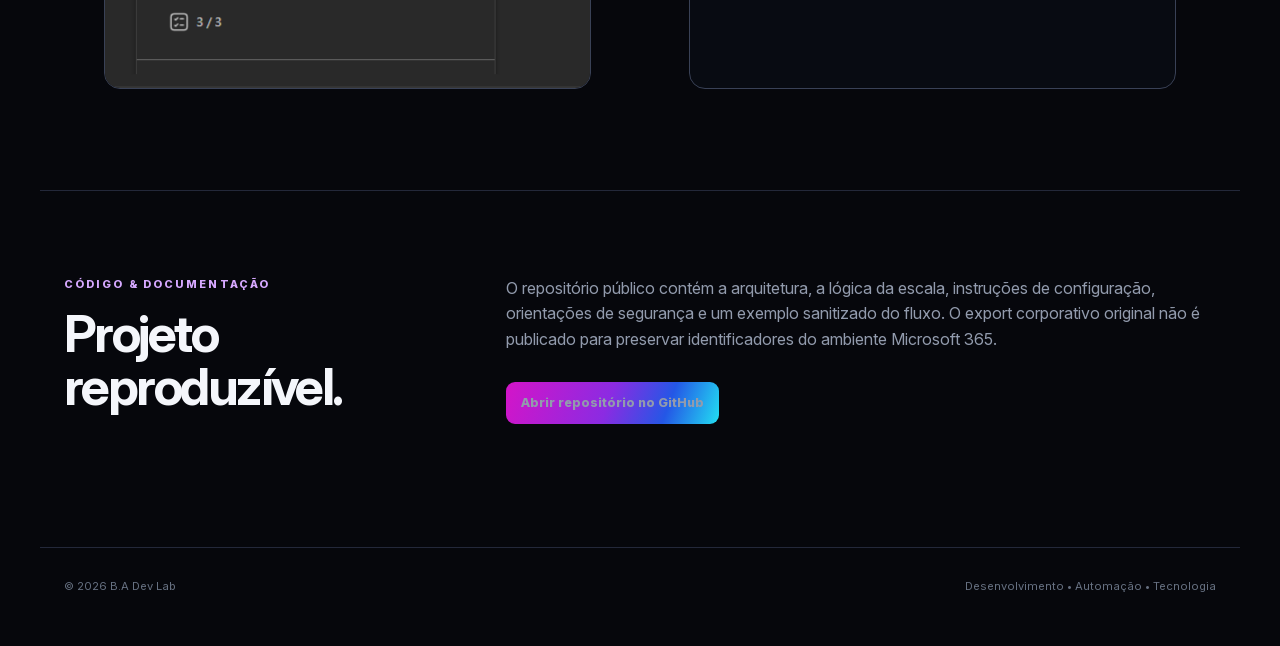
<file: projects/planner-automation.html>
<!DOCTYPE html><html lang="pt-BR"><head><meta charset="UTF-8"><meta name="viewport" content="width=device-width,initial-scale=1"><meta name="theme-color" content="#06070c"><title>Planner Automation | B.A Dev Lab</title><link rel="stylesheet" href="../css/style.css">  <link rel="preload" href="../assets/fonts/InterVariable.woff2" as="font" type="font/woff2" crossorigin>
  </head>
<body class="case-body"><header class="case-topbar"><div class="case-topbar-inner"><a href="../index.html"><img src="../assets/img/ba-dev-lab-logo.png" alt="B.A Dev Lab"></a><a class="back-link" href="../index.html#projetos">← Voltar aos projetos</a></div></header>
<main>
<section class="case-hero"><div><p class="eyebrow">CASE · POWER AUTOMATE</p><h1>Planner <span>Automation</span></h1><p class="case-lead">Automação criada para transformar uma rotina operacional recorrente em um fluxo programado no Microsoft Planner, respeitando uma escala 12x36 e reduzindo a criação manual de tarefas.</p><div class="case-meta"><span>Power Automate</span><span>Microsoft Planner</span><span>Escala 12x36</span><span>Projeto B.A Dev Lab</span></div><div class="case-actions"><a class="primary-action" href="https://github.com/bruhches/planner-automation" target="_blank" rel="noopener noreferrer">Ver projeto no GitHub</a></div></div><div class="case-mark"><strong>PA</strong></div></section>
<section class="case-section"><div class="case-section-head"><div><p class="eyebrow">O PROBLEMA</p><h2>Recorrência não é só calendário.</h2></div><div><p>As tarefas precisam ser criadas somente nos dias pertencentes à escala 12x36. Uma recorrência diária simples não resolve o problema: o fluxo precisa determinar se a data atual pertence ou não ao ciclo operacional antes de criar as tarefas no Planner.</p></div></div><div class="feature-grid"><article><span>01</span><h3>Escala 12x36</h3><p>A data atual é comparada com uma data-base e a paridade dos dias determina se o fluxo deve prosseguir.</p></article><article><span>02</span><h3>Criação programada</h3><p>Nos dias válidos, as tarefas operacionais são criadas automaticamente nos horários definidos pelo fluxo.</p></article><article><span>03</span><h3>Atribuição</h3><p>As tarefas são direcionadas ao responsável configurado no ambiente do Microsoft Planner.</p></article><article><span>04</span><h3>Detalhes e checklist</h3><p>Após a criação, o fluxo complementa cada tarefa com descrição e verificações padronizadas.</p></article><article><span>05</span><h3>Fuso horário</h3><p>A lógica considera o horário local antes de calcular o dia da escala e as datas operacionais.</p></article><article><span>06</span><h3>Documentação pública segura</h3><p>O case documenta a solução sem publicar IDs, contas ou identificadores do ambiente corporativo original.</p></article></div></section>
<section class="case-section"><div class="case-section-head"><div><p class="eyebrow">LÓGICA</p><h2>Da recorrência à decisão.</h2></div><div><p>O fluxo inicia por recorrência, normaliza a data para o fuso local e calcula quantos dias se passaram desde uma data-base. A operação módulo 2 identifica a paridade do dia: somente o ramo correspondente à escala executa a criação das tarefas.</p></div></div><div class="architecture"><div><strong>Trigger</strong><span>Recorrência diária</span></div><div><strong>Data local</strong><span>Timezone</span></div><div><strong>Cálculo</strong><span>ticks · div · mod</span></div><div><strong>Condição</strong><span>Dia da escala?</span></div><div><strong>Planner</strong><span>Criar · atribuir · detalhar</span></div></div></section>
<section class="case-section"><div class="case-section-head"><div><p class="eyebrow">REGISTROS DO PROJETO</p><h2>Do fluxo à execução real.</h2></div><div><p>Os registros abaixo documentam a implementação no Power Automate e o resultado entregue no Microsoft Planner: estrutura completa do fluxo, condição matemática da escala 12x36, tarefas efetivamente geradas e os detalhes/checklist aplicados automaticamente.</p></div></div><div class="shot-grid"><figure class="shot has-image"><img src="../assets/projects/planner/01-flow-overview.png" alt="Visão geral do fluxo Criar Rondas do Planner no Power Automate" loading="lazy"></figure><figure class="shot has-image"><img src="../assets/projects/planner/02-12x36-condition.png" alt="Expressão da condição que calcula a escala 12x36 no Power Automate" loading="lazy"></figure><figure class="shot has-image"><img src="../assets/projects/planner/03-planner-tasks.png" alt="Tarefas de ronda concluídas no Microsoft Planner" loading="lazy"></figure><figure class="shot has-image"><img src="../assets/projects/planner/04-task-details.png" alt="Detalhes, atribuição, vencimento e checklist de uma tarefa criada automaticamente" loading="lazy"></figure></div></section>
<section class="case-section"><div class="case-section-head"><div><p class="eyebrow">CÓDIGO & DOCUMENTAÇÃO</p><h2>Projeto reproduzível.</h2></div><div><p>O repositório público contém a arquitetura, a lógica da escala, instruções de configuração, orientações de segurança e um exemplo sanitizado do fluxo. O export corporativo original não é publicado para preservar identificadores do ambiente Microsoft 365.</p><div class="case-actions"><a class="primary-action" href="https://github.com/bruhches/planner-automation" target="_blank" rel="noopener noreferrer">Abrir repositório no GitHub</a></div></div></div></section>
</main><footer class="case-footer"><span>© 2026 B.A Dev Lab</span><span>Desenvolvimento • Automação • Tecnologia</span></footer></body></html>
</file>
<file: css/style.css>
@font-face {
  font-family: "Inter";
  src: url("../assets/fonts/InterVariable.woff2") format("woff2");
  font-style: normal;
  font-weight: 100 900;
  font-display: block;
}

:root{--bg:#06070c;--surface:#0d1019;--surface2:#111522;--text:#f4f6fb;--muted:#929bad;--line:#23283a;--magenta:#d414c8;--purple:#8b2be2;--blue:#2457e6;--cyan:#22dff2;--max:1200px;--grad:linear-gradient(110deg,var(--magenta),var(--purple) 48%,var(--blue) 75%,var(--cyan))}
*{box-sizing:border-box}html{scroll-behavior:smooth}body{margin:0;background:var(--bg);color:var(--text);font-family:Inter,system-ui,sans-serif;line-height:1.6;overflow-x:hidden}a{color:inherit;text-decoration:none}button{font:inherit}.ambient{position:fixed;z-index:-1;filter:blur(110px);opacity:.14;border-radius:50%;pointer-events:none}.ambient-a{width:480px;height:480px;background:var(--magenta);top:-180px;left:-180px}.ambient-b{width:520px;height:520px;background:var(--blue);top:260px;right:-280px}
.topbar{height:82px;max-width:var(--max);margin:auto;padding:0 24px;display:flex;align-items:center;justify-content:space-between}.brand img{width:145px;height:58px;object-fit:contain;object-position:left center}.nav{display:flex;gap:30px;color:#b6bdca;font-size:.88rem;font-weight:600}.nav a{transition:.2s}.nav a:hover{color:white;text-shadow:0 0 18px #8b2be2}.menu-btn{display:none;background:none;border:0;color:white;font-size:1.5rem}
.hero{max-width:var(--max);min-height:690px;margin:auto;padding:70px 24px 100px;display:grid;grid-template-columns:1.03fr .97fr;gap:48px;align-items:center}.eyebrow{font-size:.69rem;letter-spacing:.19em;font-weight:800;color:#d6a8ff;margin:0 0 14px}.hero h1{font-size:clamp(3.2rem,6vw,5.8rem);line-height:.94;letter-spacing:-.065em;margin:0 0 26px;max-width:720px}.hero h1 span,.section-heading h2 span,.about h2 span,.contact h2 span{background:var(--grad);-webkit-background-clip:text;background-clip:text;color:transparent}.lead{font-size:1.08rem;color:var(--muted);max-width:650px}.hero-actions{display:flex;gap:12px;margin-top:32px}.btn{padding:13px 19px;border-radius:10px;font-weight:800;font-size:.87rem}.primary{background:var(--grad);color:white;box-shadow:0 10px 34px #8b2be233}.secondary{border:1px solid var(--line);background:#0c0f17}.hero-stack{display:flex;flex-wrap:wrap;gap:8px;margin-top:30px}.hero-stack span{border:1px solid #272d40;background:#0b0e16;color:#a9b0bf;border-radius:999px;padding:5px 10px;font-size:.7rem;font-weight:700}.hero-brand{position:relative;min-height:470px;display:grid;place-items:center}.hero-brand img{width:min(100%,650px);position:relative;z-index:2;filter:drop-shadow(0 25px 35px #0009)}.brand-glow{position:absolute;width:70%;height:45%;background:linear-gradient(90deg,#d414c8,#2457e6,#22dff2);filter:blur(70px);opacity:.28}.orbit{position:absolute;border:1px solid #8b2be244;border-radius:50%;transform:rotate(-18deg)}.orbit-one{width:92%;height:54%}.orbit-two{width:72%;height:42%;border-color:#22dff244;transform:rotate(17deg)}
.projects-section{border-top:1px solid var(--line);border-bottom:1px solid var(--line);background:linear-gradient(180deg,#090b12,#07080d);padding:100px max(24px,calc((100% - var(--max))/2 + 24px)) 120px}.section-heading{display:flex;justify-content:space-between;gap:40px;align-items:end;margin-bottom:42px}.section-heading>div:first-child{max-width:720px}.section-heading h2,.about h2,.contact h2{font-size:clamp(2.2rem,4vw,3.5rem);line-height:1.05;letter-spacing:-.05em;margin:0}.section-copy{color:var(--muted);max-width:650px}.filters{display:flex;flex-wrap:wrap;justify-content:flex-end;gap:7px}.filter{border:1px solid var(--line);background:#0c0f17;color:#9ca5b5;padding:8px 12px;border-radius:999px;cursor:pointer;font-size:.76rem;font-weight:700}.filter.active,.filter:hover{border-color:#8b2be2;color:white;box-shadow:inset 0 0 18px #8b2be222}
.project-grid{display:grid;grid-template-columns:repeat(3,minmax(0,1fr));gap:20px}.project-card{background:linear-gradient(160deg,#10141f,#0b0e15);border:1px solid var(--line);border-radius:18px;overflow:hidden;transition:.25s;min-width:0}.project-card:hover{transform:translateY(-6px);border-color:#7135a8;box-shadow:0 24px 60px #0007}.project-cover{height:180px;position:relative;overflow:hidden;display:grid;place-items:center;background:radial-gradient(circle at 65% 30%,#2457e638,transparent 40%),radial-gradient(circle at 30% 75%,#d414c832,transparent 42%),#0a0d15}.project-code{font-size:3rem;font-weight:900;letter-spacing:-.09em;background:var(--grad);-webkit-background-clip:text;background-clip:text;color:transparent;filter:drop-shadow(0 0 20px #8b2be266)}.project-number{position:absolute;top:14px;right:16px;color:#ffffff25;font-size:.72rem;font-weight:800}.project-shine{position:absolute;width:140%;height:1px;background:linear-gradient(90deg,transparent,#d414c8,#22dff2,transparent);transform:rotate(-12deg)}.project-body{padding:21px}.project-meta{display:flex;justify-content:space-between;gap:10px;color:#8d96a7;text-transform:uppercase;font-size:.62rem;font-weight:800;letter-spacing:.09em}.project-body h3{font-size:1.1rem;margin:9px 0 8px}.project-body p{font-size:.84rem;color:var(--muted);margin:0 0 17px;min-height:82px}.tags{display:flex;flex-wrap:wrap;gap:6px}.tag{font:700 .64rem ui-monospace,monospace;color:#b9c0cc;border:1px solid #262c3d;padding:4px 7px;border-radius:6px}.project-action{border-top:1px solid var(--line);margin-top:19px;padding-top:14px;display:flex;justify-content:space-between;color:#bdc4d0;font-size:.73rem;font-weight:700}
.capabilities{max-width:var(--max);margin:auto;padding:110px 24px}.section-heading.compact{margin-bottom:35px}.capability-grid{display:grid;grid-template-columns:repeat(4,1fr);gap:14px}.capability-grid article{padding:25px 22px;border:1px solid var(--line);border-radius:15px;background:#0b0e15}.capability-grid article>span{font:800 .7rem ui-monospace;color:#a15bf0}.capability-grid h3{margin:28px 0 8px}.capability-grid p{color:var(--muted);font-size:.82rem;margin:0}
.about{max-width:var(--max);margin:auto;padding:110px 24px;border-top:1px solid var(--line);display:grid;grid-template-columns:.85fr 1.15fr;gap:90px}.about-copy{color:var(--muted);font-size:1rem}.about-copy p:first-child{margin-top:5px}.about-note{margin-top:30px;padding:18px 0;border-top:1px solid var(--line);display:flex;flex-direction:column}.about-note strong{color:white}.about-note span{font-size:.78rem}
.contact{max-width:var(--max);margin:auto;padding:105px 24px;text-align:center;border-top:1px solid var(--line)}.contact>p:not(.eyebrow){color:var(--muted)}.contact-links{display:flex;justify-content:center;gap:10px;flex-wrap:wrap;margin-top:28px}.contact-links a{border:1px solid var(--line);border-radius:9px;padding:11px 15px;font-size:.82rem;font-weight:700}.contact-links a:hover:not(.disabled){border-color:#8b2be2}.contact-links .disabled{opacity:.5;cursor:default}footer{max-width:var(--max);margin:auto;padding:28px 24px 42px;border-top:1px solid var(--line);display:flex;justify-content:space-between;color:#656e7f;font-size:.72rem}
@media(max-width:950px){.hero{grid-template-columns:1fr;min-height:auto}.hero-brand{min-height:350px}.project-grid{grid-template-columns:repeat(2,1fr)}.capability-grid{grid-template-columns:repeat(2,1fr)}.section-heading{align-items:flex-start;flex-direction:column}.filters{justify-content:flex-start}.about{grid-template-columns:1fr;gap:30px}}
@media(max-width:650px){.topbar{height:68px}.brand img{width:112px;height:48px}.menu-btn{display:block}.nav{display:none;position:absolute;z-index:20;top:64px;left:18px;right:18px;padding:18px;background:#0c0f17;border:1px solid var(--line);border-radius:13px;flex-direction:column;gap:14px}.nav.open{display:flex}.hero{padding-top:45px;padding-bottom:70px}.hero h1{font-size:3rem}.hero-brand{min-height:260px}.hero-actions{flex-direction:column;text-align:center}.project-grid,.capability-grid{grid-template-columns:1fr}.projects-section,.capabilities,.about,.contact{padding-top:75px;padding-bottom:75px}.project-body p{min-height:0}.about{gap:20px}footer{flex-direction:column;gap:7px}}

.project-link{transition:.2s}.project-link:hover{color:white}.project-link:hover span:last-child{transform:translate(2px,-2px)}.project-link span:last-child{transition:.2s}

/* V0.2 · Project Staircase 2-2-2 */
.project-grid{
  display:grid;
  grid-template-columns:repeat(3,minmax(0,1fr));
  grid-template-rows:repeat(2,auto);
  column-gap:30px;
  row-gap:26px;
  align-items:start;
}
.project-card:nth-child(1){grid-column:1;grid-row:1}
.project-card:nth-child(2){grid-column:1;grid-row:2}
.project-card:nth-child(3){grid-column:2;grid-row:1;transform:translateY(76px)}
.project-card:nth-child(4){grid-column:2;grid-row:2;transform:translateY(76px)}
.project-card:nth-child(5){grid-column:3;grid-row:1;transform:translateY(152px)}
.project-card:nth-child(6){grid-column:3;grid-row:2;transform:translateY(152px)}
.project-card:nth-child(3):hover,.project-card:nth-child(4):hover{transform:translateY(70px)}
.project-card:nth-child(5):hover,.project-card:nth-child(6):hover{transform:translateY(146px)}
.projects-section{padding-bottom:260px}
@media(max-width:950px){
 .project-grid{grid-template-columns:repeat(2,minmax(0,1fr));grid-template-rows:auto;gap:20px}
 .project-card:nth-child(n){grid-column:auto;grid-row:auto;transform:none}
 .project-card:nth-child(n):hover{transform:translateY(-5px)}
 .project-card:nth-child(even){transform:translateY(34px)}
 .project-card:nth-child(even):hover{transform:translateY(29px)}
 .projects-section{padding-bottom:150px}
}
@media(max-width:650px){
 .project-grid{grid-template-columns:1fr}
 .project-card:nth-child(n),.project-card:nth-child(n):hover{transform:none}
 .projects-section{padding-bottom:75px}
}

.case-body{background:#06070c}.case-topbar{position:sticky;top:0;z-index:30;background:#06070ce8;backdrop-filter:blur(18px);border-bottom:1px solid var(--line)}.case-topbar-inner{max-width:var(--max);height:72px;margin:auto;padding:0 24px;display:flex;align-items:center;justify-content:space-between}.case-topbar img{width:112px;height:48px;object-fit:contain}.back-link{font-size:.78rem;color:#aab2c0;font-weight:700}.back-link:hover{color:white}.case-hero{max-width:var(--max);margin:auto;padding:90px 24px 70px;display:grid;grid-template-columns:1.15fr .85fr;gap:60px;align-items:center}.case-hero h1{font-size:clamp(3rem,6vw,5.7rem);line-height:.94;letter-spacing:-.065em;margin:0 0 24px}.case-hero h1 span{background:var(--grad);-webkit-background-clip:text;background-clip:text;color:transparent}.case-lead{color:var(--muted);font-size:1.05rem;max-width:720px}.case-meta{display:flex;gap:9px;flex-wrap:wrap;margin-top:28px}.case-meta span{border:1px solid var(--line);background:#0b0e16;border-radius:999px;padding:6px 10px;font-size:.68rem;font-weight:800;color:#b8c0cd}.case-mark{height:340px;border:1px solid var(--line);border-radius:24px;background:radial-gradient(circle at 68% 30%,#2457e64c,transparent 38%),radial-gradient(circle at 30% 70%,#d414c842,transparent 40%),#0b0e16;display:grid;place-items:center;overflow:hidden;position:relative}.case-mark strong{font-size:5.3rem;letter-spacing:-.09em;background:var(--grad);-webkit-background-clip:text;background-clip:text;color:transparent;filter:drop-shadow(0 0 25px #8b2be255)}.case-section{max-width:var(--max);margin:auto;padding:85px 24px;border-top:1px solid var(--line)}.case-section-head{display:grid;grid-template-columns:.7fr 1.3fr;gap:60px;margin-bottom:38px}.case-section h2{font-size:clamp(2rem,4vw,3.2rem);line-height:1.03;letter-spacing:-.05em;margin:0}.case-section-head>div:last-child{color:var(--muted);max-width:700px}.case-section-head p{margin-top:0}.feature-grid{display:grid;grid-template-columns:repeat(3,1fr);gap:14px}.feature-grid article{border:1px solid var(--line);background:#0b0e15;border-radius:15px;padding:22px}.feature-grid span{font:800 .68rem ui-monospace;color:#b76bf4}.feature-grid h3{font-size:.98rem;margin:18px 0 7px}.feature-grid p{color:var(--muted);font-size:.8rem;margin:0}.shot-grid{display:grid;grid-template-columns:repeat(2,1fr);gap:18px}.shot{min-height:330px;border:1px dashed #394156;border-radius:16px;background:#0b0e15;display:flex;align-items:center;justify-content:center;text-align:center;padding:30px;color:#6f7889;overflow:hidden}.shot img{width:100%;height:100%;object-fit:cover}.shot code{font-size:.7rem;color:#929bad}.architecture{display:grid;grid-template-columns:repeat(5,1fr);gap:10px}.architecture div{border:1px solid var(--line);border-radius:13px;padding:17px;background:#0b0e15;text-align:center}.architecture strong{display:block;font-size:.78rem}.architecture span{display:block;color:#7f8999;font-size:.66rem;margin-top:5px}.case-actions{display:flex;flex-wrap:wrap;gap:10px;margin-top:30px}.case-actions a,.case-actions span{padding:11px 15px;border:1px solid var(--line);border-radius:9px;font-size:.78rem;font-weight:800}.case-actions .primary-action{background:var(--grad);border:0}.case-actions .pending{opacity:.42}.case-footer{max-width:var(--max);margin:auto;padding:30px 24px 50px;border-top:1px solid var(--line);display:flex;justify-content:space-between;color:#667081;font-size:.7rem}
@media(max-width:850px){.case-hero,.case-section-head{grid-template-columns:1fr}.case-mark{height:250px}.feature-grid{grid-template-columns:repeat(2,1fr)}.architecture{grid-template-columns:repeat(2,1fr)}}
@media(max-width:600px){.case-hero{padding-top:55px}.feature-grid,.shot-grid,.architecture{grid-template-columns:1fr}.shot{min-height:220px}.case-section{padding-top:65px;padding-bottom:65px}.case-footer{flex-direction:column;gap:7px}}

/* V0.4 · Logistics case screenshots */
.shot.has-image{padding:0;min-height:0;border-style:solid;background:#080b12;align-items:stretch}
.shot.has-image img{display:block;width:100%;height:auto;object-fit:contain}
</file>
